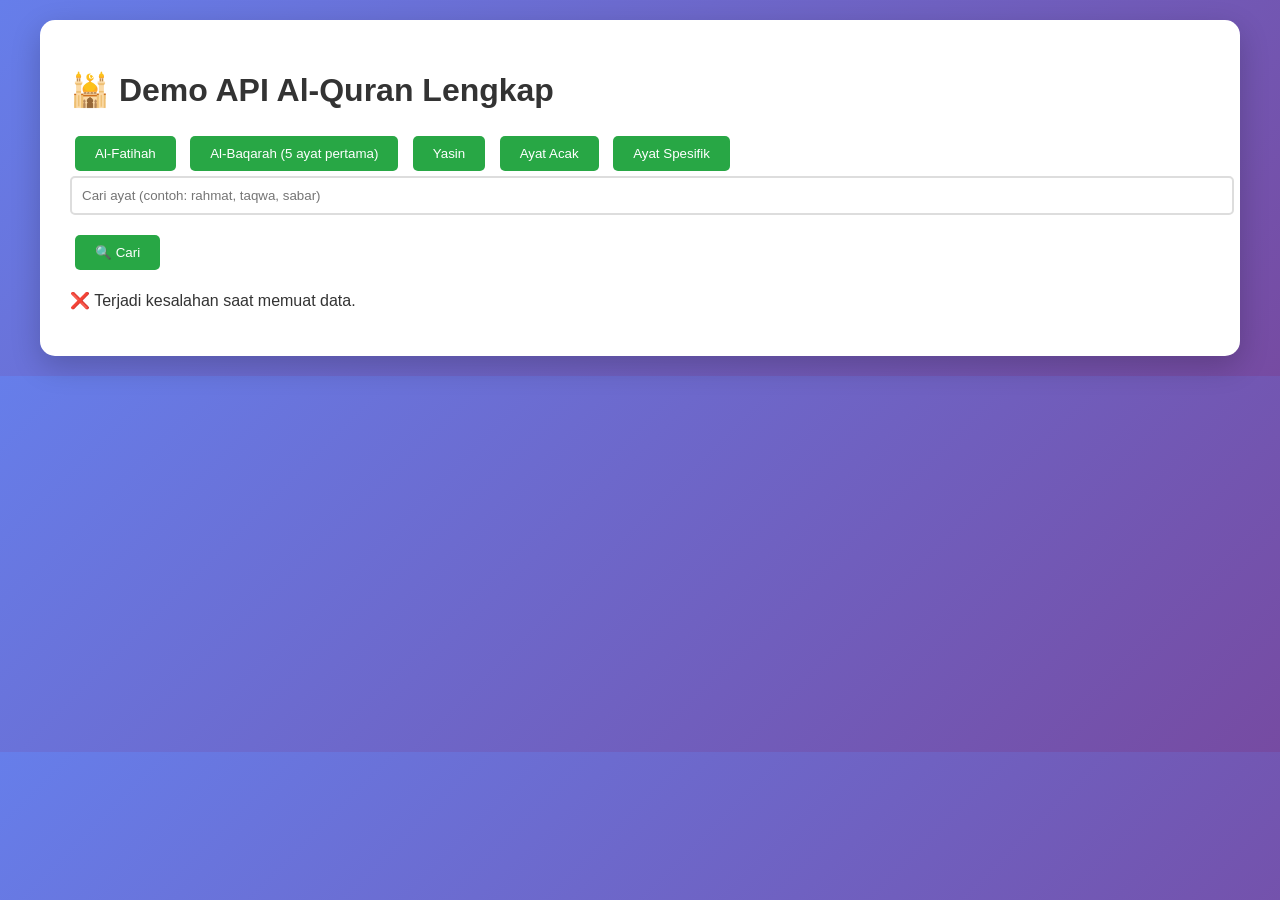
<file: demo-api.html>
<!DOCTYPE html>
<html lang="id">
<head>
    <meta charset="UTF-8">
    <meta name="viewport" content="width=device-width, initial-scale=1.0">
    <title>Contoh Penggunaan API Al-Quran</title>
    <style>
        body {
            font-family: 'Segoe UI', Tahoma, Geneva, Verdana, sans-serif;
            max-width: 1200px;
            margin: 0 auto;
            padding: 20px;
            background: linear-gradient(135deg, #667eea 0%, #764ba2 100%);
            color: #333;
        }
        .container {
            background: white;
            border-radius: 15px;
            padding: 30px;
            box-shadow: 0 10px 30px rgba(0,0,0,0.2);
        }
        .verse-card {
            background: #f8f9fa;
            border-left: 4px solid #28a745;
            padding: 20px;
            margin: 15px 0;
            border-radius: 8px;
        }
        .arabic-text {
            font-size: 24px;
            line-height: 1.8;
            text-align: right;
            font-family: 'Amiri', 'Traditional Arabic', serif;
            color: #2c3e50;
            margin-bottom: 10px;
        }
        .transliteration {
            font-style: italic;
            color: #6c757d;
            margin-bottom: 8px;
        }
        .translation {
            color: #495057;
            line-height: 1.6;
        }
        .surah-info {
            background: #e3f2fd;
            padding: 15px;
            border-radius: 8px;
            margin-bottom: 20px;
        }
        button {
            background: #28a745;
            color: white;
            border: none;
            padding: 10px 20px;
            border-radius: 5px;
            cursor: pointer;
            margin: 5px;
        }
        button:hover {
            background: #218838;
        }
        .loading {
            text-align: center;
            color: #6c757d;
        }
        .search-box {
            width: 100%;
            padding: 10px;
            border: 2px solid #ddd;
            border-radius: 5px;
            margin-bottom: 15px;
        }
    </style>
</head>
<body>
    <div class="container">
        <h1>🕌 Demo API Al-Quran Lengkap</h1>
        
        <div class="controls">
            <button onclick="loadSurah(1)">Al-Fatihah</button>
            <button onclick="loadSurah(2)">Al-Baqarah (5 ayat pertama)</button>
            <button onclick="loadSurah(36)">Yasin</button>
            <button onclick="loadRandomVerse()">Ayat Acak</button>
            <button onclick="loadSpecificVerse()">Ayat Spesifik</button>
        </div>

        <div class="search-section">
            <input type="text" class="search-box" id="searchInput" placeholder="Cari ayat (contoh: rahmat, taqwa, sabar)">
            <button onclick="searchVerses()">🔍 Cari</button>
        </div>

        <div id="content">
            <p class="loading">Klik tombol di atas untuk memuat data Al-Quran...</p>
        </div>
    </div>

    <script src="quran-api.js"></script>
    <script src="quran-data.js"></script>
    <script>
        // Fungsi untuk memuat surat
        async function loadSurah(surahNumber, maxVerses = null) {
            const content = document.getElementById('content');
            content.innerHTML = '<p class="loading">Memuat data surat...</p>';

            try {
                const surahData = await quranAPI.getSurahWithVerses(surahNumber);
                
                if (surahData) {
                    let html = `
                        <div class="surah-info">
                            <h2>${surahData.name} (${surahData.arabicName})</h2>
                            <p><strong>Nomor:</strong> ${surahData.number} | 
                               <strong>Jumlah Ayat:</strong> ${surahData.numberOfVerses} | 
                               <strong>Turun di:</strong> ${surahData.revelation}</p>
                        </div>
                    `;

                    const versesToShow = maxVerses ? surahData.verses.slice(0, maxVerses) : surahData.verses;
                    
                    versesToShow.forEach(verse => {
                        html += `
                            <div class="verse-card">
                                <div class="arabic-text">${verse.arabic}</div>
                                <div class="transliteration">${verse.transliteration}</div>
                                <div class="translation">${verse.number}. ${verse.translation}</div>
                            </div>
                        `;
                    });

                    if (maxVerses && surahData.verses.length > maxVerses) {
                        html += `<p><em>Menampilkan ${maxVerses} ayat pertama dari ${surahData.verses.length} ayat total.</em></p>`;
                    }

                    content.innerHTML = html;
                } else {
                    content.innerHTML = '<p>❌ Gagal memuat data surat.</p>';
                }
            } catch (error) {
                console.error('Error:', error);
                content.innerHTML = '<p>❌ Terjadi kesalahan saat memuat data.</p>';
            }
        }

        // Fungsi untuk memuat ayat acak
        async function loadRandomVerse() {
            const content = document.getElementById('content');
            content.innerHTML = '<p class="loading">Memuat ayat acak...</p>';

            try {
                const randomData = await quranAPI.getRandomVerse();
                
                if (randomData) {
                    const html = `
                        <div class="surah-info">
                            <h2>🎲 Ayat Acak</h2>
                            <p><strong>Surat:</strong> ${randomData.surah.name} (${randomData.surah.arabicName}) - Ayat ${randomData.verse.number}</p>
                        </div>
                        <div class="verse-card">
                            <div class="arabic-text">${randomData.verse.arabic}</div>
                            <div class="transliteration">${randomData.verse.transliteration}</div>
                            <div class="translation">${randomData.verse.translation}</div>
                        </div>
                    `;
                    content.innerHTML = html;
                } else {
                    content.innerHTML = '<p>❌ Gagal memuat ayat acak.</p>';
                }
            } catch (error) {
                console.error('Error:', error);
                content.innerHTML = '<p>❌ Terjadi kesalahan saat memuat ayat acak.</p>';
            }
        }

        // Fungsi untuk memuat ayat spesifik
        async function loadSpecificVerse() {
            const surahNum = prompt("Masukkan nomor surat (1-114):");
            const verseNum = prompt("Masukkan nomor ayat:");
            
            if (surahNum && verseNum) {
                const content = document.getElementById('content');
                content.innerHTML = '<p class="loading">Memuat ayat spesifik...</p>';

                try {
                    const verseData = await quranAPI.getSpecificVerse(parseInt(surahNum), parseInt(verseNum));
                    
                    if (verseData) {
                        const html = `
                            <div class="surah-info">
                                <h2>📖 Ayat Spesifik</h2>
                                <p><strong>Surat:</strong> ${verseData.surah.name} (${verseData.surah.arabicName}) - Ayat ${verseData.verse.number}</p>
                            </div>
                            <div class="verse-card">
                                <div class="arabic-text">${verseData.verse.arabic}</div>
                                <div class="transliteration">${verseData.verse.transliteration}</div>
                                <div class="translation">${verseData.verse.translation}</div>
                            </div>
                        `;
                        content.innerHTML = html;
                    } else {
                        content.innerHTML = '<p>❌ Ayat tidak ditemukan.</p>';
                    }
                } catch (error) {
                    console.error('Error:', error);
                    content.innerHTML = '<p>❌ Terjadi kesalahan saat memuat ayat.</p>';
                }
            }
        }

        // Fungsi untuk mencari ayat
        async function searchVerses() {
            const keyword = document.getElementById('searchInput').value.trim();
            
            if (!keyword) {
                alert('Masukkan kata kunci pencarian!');
                return;
            }

            const content = document.getElementById('content');
            content.innerHTML = '<p class="loading">Mencari ayat...</p>';

            try {
                const results = await quranAPI.searchVerses(keyword);
                
                if (results.length > 0) {
                    let html = `
                        <div class="surah-info">
                            <h2>🔍 Hasil Pencarian: "${keyword}"</h2>
                            <p>Ditemukan ${results.length} ayat</p>
                        </div>
                    `;

                    results.forEach(result => {
                        html += `
                            <div class="verse-card">
                                <h4>${result.surah.name} (${result.surah.arabicName}) - Ayat ${result.verse.number}</h4>
                                <div class="arabic-text">${result.verse.arabic}</div>
                                <div class="transliteration">${result.verse.transliteration}</div>
                                <div class="translation">${result.verse.translation}</div>
                            </div>
                        `;
                    });

                    content.innerHTML = html;
                } else {
                    content.innerHTML = `<p>❌ Tidak ditemukan ayat yang mengandung kata "${keyword}".</p>`;
                }
            } catch (error) {
                console.error('Error:', error);
                content.innerHTML = '<p>❌ Terjadi kesalahan saat mencari ayat.</p>';
            }
        }

        // Event listener untuk pencarian dengan Enter
        document.getElementById('searchInput').addEventListener('keypress', function(e) {
            if (e.key === 'Enter') {
                searchVerses();
            }
        });

        // Muat Al-Fatihah secara default
        window.onload = function() {
            loadSurah(1);
        };
    </script>
</body>
</html>
</file>
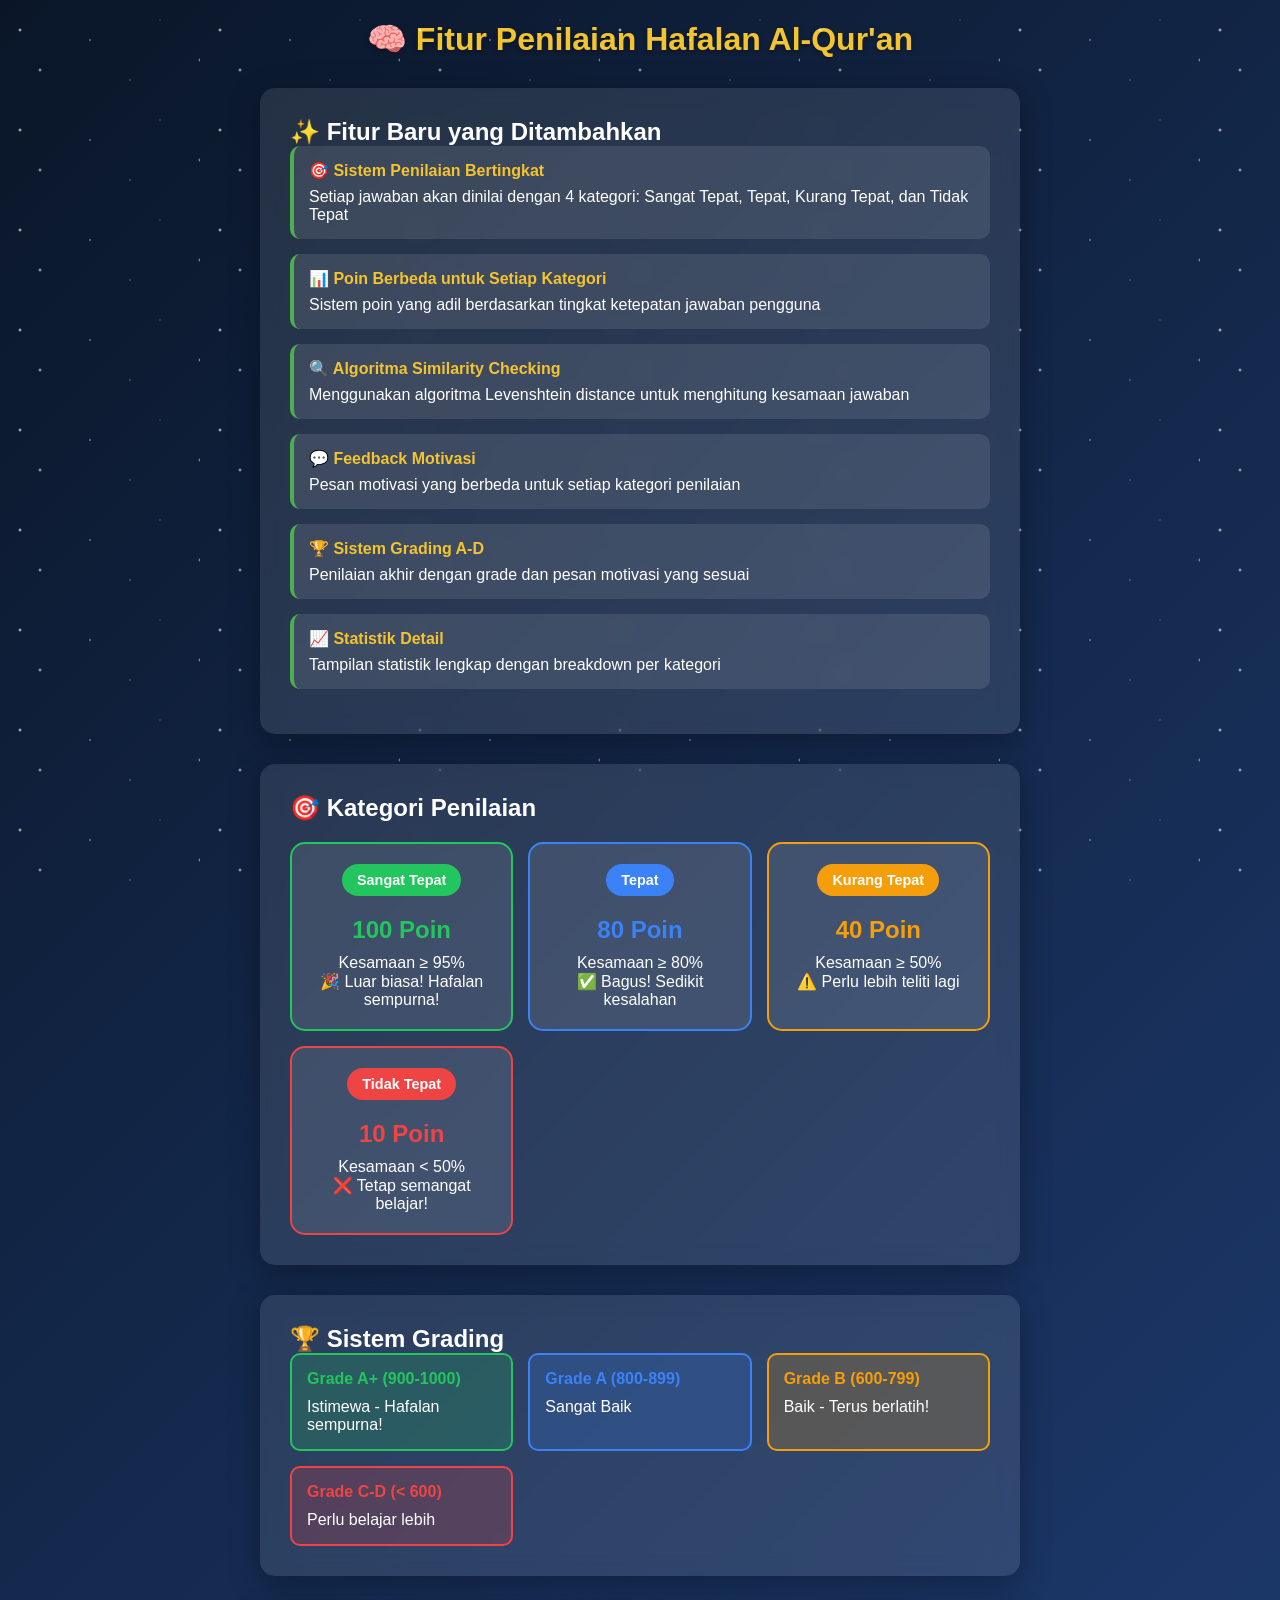
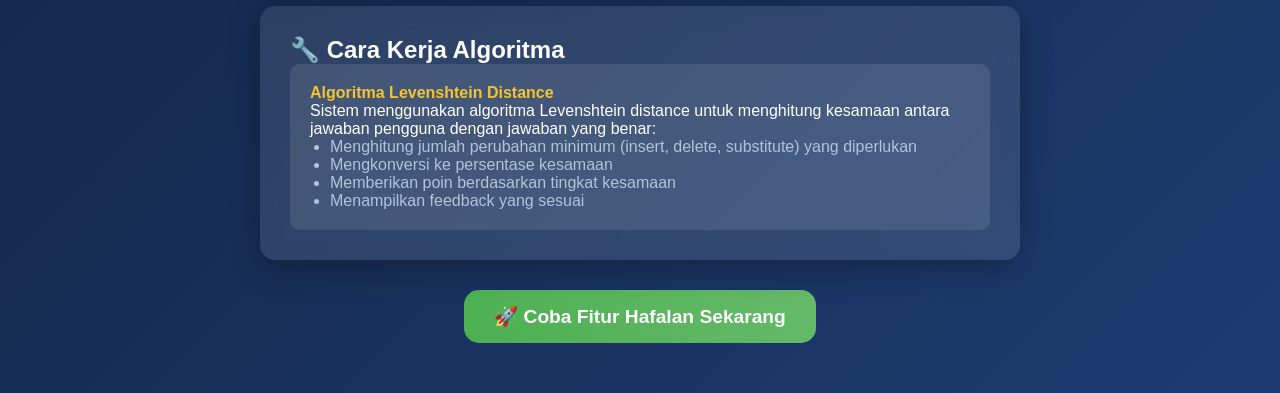
<file: demo-hafalan-penilaian.html>
<!DOCTYPE html>
<html lang="id">
<head>
    <meta charset="UTF-8">
    <meta name="viewport" content="width=device-width, initial-scale=1.0">
    <title>Demo Fitur Penilaian Hafalan - Quran Track</title>
    <link rel="stylesheet" href="style.css">
    <style>
        .demo-container {
            max-width: 800px;
            margin: 0 auto;
            padding: 20px;
        }
        
        .demo-section {
            background: var(--card-bg);
            padding: 30px;
            border-radius: var(--border-radius);
            margin-bottom: 30px;
            backdrop-filter: blur(10px);
            box-shadow: var(--shadow);
        }
        
        .demo-title {
            color: var(--secondary-color);
            font-size: 2rem;
            text-align: center;
            margin-bottom: 30px;
        }
        
        .feature-list {
            list-style: none;
            padding: 0;
        }
        
        .feature-item {
            background: rgba(255, 255, 255, 0.1);
            padding: 15px;
            border-radius: 10px;
            margin-bottom: 15px;
            border-left: 4px solid var(--success-color);
        }
        
        .feature-item h4 {
            color: var(--secondary-color);
            margin-bottom: 8px;
        }
        
        .demo-examples {
            display: grid;
            grid-template-columns: repeat(auto-fit, minmax(180px, 1fr));
            gap: 15px;
            margin-top: 20px;
        }
        
        .example-card {
            background: rgba(255, 255, 255, 0.1);
            padding: 20px;
            border-radius: var(--border-radius);
            text-align: center;
            border: 2px solid;
        }
        
        .example-card.sangat-tepat {
            border-color: #22c55e;
        }
        
        .example-card.tepat {
            border-color: #3b82f6;
        }
        
        .example-card.kurang-tepat {
            border-color: #f59e0b;
        }
        
        .example-card.tidak-tepat {
            border-color: #ef4444;
        }
        
        .example-badge {
            padding: 8px 15px;
            border-radius: 20px;
            color: white;
            font-weight: bold;
            font-size: 0.9rem;
            margin-bottom: 10px;
            display: inline-block;
        }
        
        .example-points {
            font-size: 1.5rem;
            font-weight: bold;
            margin: 10px 0;
        }
        
        .start-demo-btn {
            background: linear-gradient(45deg, var(--success-color), #66bb6a);
            color: white;
            border: none;
            padding: 15px 30px;
            border-radius: var(--border-radius);
            font-size: 1.2rem;
            cursor: pointer;
            transition: all 0.3s ease;
            font-weight: 600;
            display: block;
            margin: 30px auto;
        }
        
        .start-demo-btn:hover {
            transform: translateY(-2px);
            box-shadow: 0 8px 25px rgba(76, 175, 80, 0.3);
        }
    </style>
</head>
<body>
    <div class="stars"></div>
    <div class="demo-container">
        <h1 class="demo-title">🧠 Fitur Penilaian Hafalan Al-Qur'an</h1>
        
        <div class="demo-section">
            <h2>✨ Fitur Baru yang Ditambahkan</h2>
            <ul class="feature-list">
                <li class="feature-item">
                    <h4>🎯 Sistem Penilaian Bertingkat</h4>
                    <p>Setiap jawaban akan dinilai dengan 4 kategori: Sangat Tepat, Tepat, Kurang Tepat, dan Tidak Tepat</p>
                </li>
                <li class="feature-item">
                    <h4>📊 Poin Berbeda untuk Setiap Kategori</h4>
                    <p>Sistem poin yang adil berdasarkan tingkat ketepatan jawaban pengguna</p>
                </li>
                <li class="feature-item">
                    <h4>🔍 Algoritma Similarity Checking</h4>
                    <p>Menggunakan algoritma Levenshtein distance untuk menghitung kesamaan jawaban</p>
                </li>
                <li class="feature-item">
                    <h4>💬 Feedback Motivasi</h4>
                    <p>Pesan motivasi yang berbeda untuk setiap kategori penilaian</p>
                </li>
                <li class="feature-item">
                    <h4>🏆 Sistem Grading A-D</h4>
                    <p>Penilaian akhir dengan grade dan pesan motivasi yang sesuai</p>
                </li>
                <li class="feature-item">
                    <h4>📈 Statistik Detail</h4>
                    <p>Tampilan statistik lengkap dengan breakdown per kategori</p>
                </li>
            </ul>
        </div>
        
        <div class="demo-section">
            <h2>🎯 Kategori Penilaian</h2>
            <div class="demo-examples">
                <div class="example-card sangat-tepat">
                    <div class="example-badge" style="background: #22c55e;">Sangat Tepat</div>
                    <div class="example-points" style="color: #22c55e;">100 Poin</div>
                    <p>Kesamaan ≥ 95%</p>
                    <p>🎉 Luar biasa! Hafalan sempurna!</p>
                </div>
                
                <div class="example-card tepat">
                    <div class="example-badge" style="background: #3b82f6;">Tepat</div>
                    <div class="example-points" style="color: #3b82f6;">80 Poin</div>
                    <p>Kesamaan ≥ 80%</p>
                    <p>✅ Bagus! Sedikit kesalahan</p>
                </div>
                
                <div class="example-card kurang-tepat">
                    <div class="example-badge" style="background: #f59e0b;">Kurang Tepat</div>
                    <div class="example-points" style="color: #f59e0b;">40 Poin</div>
                    <p>Kesamaan ≥ 50%</p>
                    <p>⚠️ Perlu lebih teliti lagi</p>
                </div>
                
                <div class="example-card tidak-tepat">
                    <div class="example-badge" style="background: #ef4444;">Tidak Tepat</div>
                    <div class="example-points" style="color: #ef4444;">10 Poin</div>
                    <p>Kesamaan < 50%</p>
                    <p>❌ Tetap semangat belajar!</p>
                </div>
            </div>
        </div>
        
        <div class="demo-section">
            <h2>🏆 Sistem Grading</h2>
            <div style="display: grid; grid-template-columns: repeat(auto-fit, minmax(200px, 1fr)); gap: 15px;">
                <div style="background: rgba(34, 197, 94, 0.2); padding: 15px; border-radius: 10px; border: 2px solid #22c55e;">
                    <h4 style="color: #22c55e; margin-bottom: 10px;">Grade A+ (900-1000)</h4>
                    <p style="margin: 0; color: var(--text-color);">Istimewa - Hafalan sempurna!</p>
                </div>
                <div style="background: rgba(59, 130, 246, 0.2); padding: 15px; border-radius: 10px; border: 2px solid #3b82f6;">
                    <h4 style="color: #3b82f6; margin-bottom: 10px;">Grade A (800-899)</h4>
                    <p style="margin: 0; color: var(--text-color);">Sangat Baik</p>
                </div>
                <div style="background: rgba(245, 158, 11, 0.2); padding: 15px; border-radius: 10px; border: 2px solid #f59e0b;">
                    <h4 style="color: #f59e0b; margin-bottom: 10px;">Grade B (600-799)</h4>
                    <p style="margin: 0; color: var(--text-color);">Baik - Terus berlatih!</p>
                </div>
                <div style="background: rgba(239, 68, 68, 0.2); padding: 15px; border-radius: 10px; border: 2px solid #ef4444;">
                    <h4 style="color: #ef4444; margin-bottom: 10px;">Grade C-D (< 600)</h4>
                    <p style="margin: 0; color: var(--text-color);">Perlu belajar lebih</p>
                </div>
            </div>
        </div>
        
        <div class="demo-section">
            <h2>🔧 Cara Kerja Algoritma</h2>
            <div style="background: rgba(255, 255, 255, 0.1); padding: 20px; border-radius: 10px;">
                <h4 style="color: var(--secondary-color);">Algoritma Levenshtein Distance</h4>
                <p>Sistem menggunakan algoritma Levenshtein distance untuk menghitung kesamaan antara jawaban pengguna dengan jawaban yang benar:</p>
                <ul style="margin-left: 20px; color: var(--text-secondary);">
                    <li>Menghitung jumlah perubahan minimum (insert, delete, substitute) yang diperlukan</li>
                    <li>Mengkonversi ke persentase kesamaan</li>
                    <li>Memberikan poin berdasarkan tingkat kesamaan</li>
                    <li>Menampilkan feedback yang sesuai</li>
                </ul>
            </div>
        </div>
        
        <button class="start-demo-btn" onclick="window.location.href='index.html'">
            🚀 Coba Fitur Hafalan Sekarang
        </button>
    </div>
    
    <script src="script.js"></script>
</body>
</html>
</file>
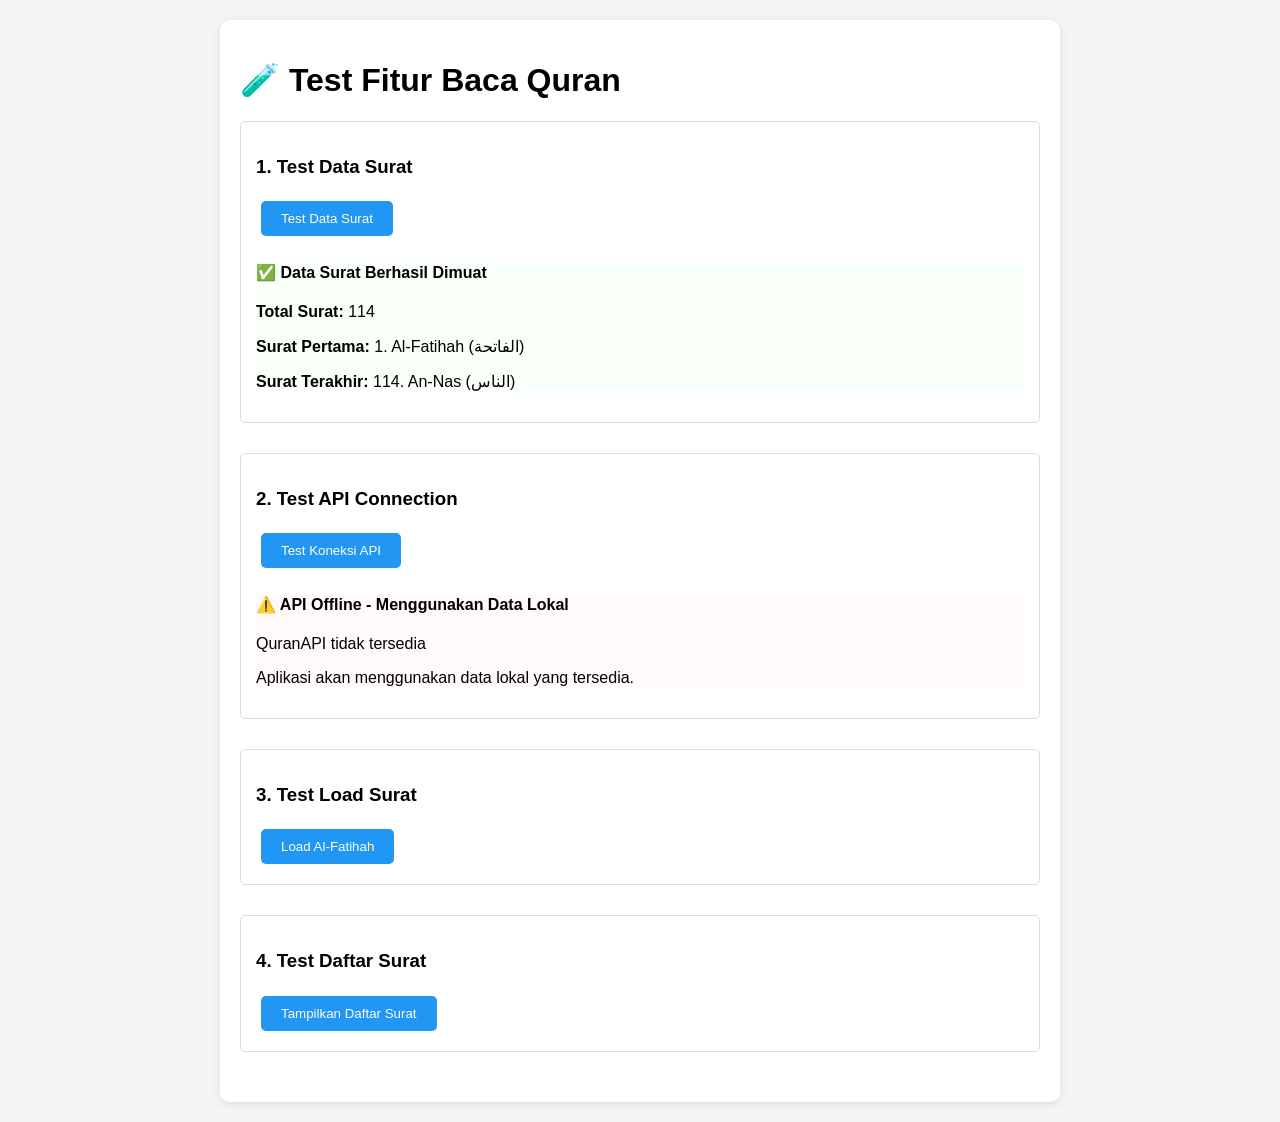
<file: test-quran-feature.html>
<!DOCTYPE html>
<html lang="id">
<head>
    <meta charset="UTF-8">
    <meta name="viewport" content="width=device-width, initial-scale=1.0">
    <title>Test Fitur Baca Quran</title>
    <style>
        body {
            font-family: Arial, sans-serif;
            margin: 20px;
            background: #f5f5f5;
        }
        .container {
            max-width: 800px;
            margin: 0 auto;
            background: white;
            padding: 20px;
            border-radius: 10px;
            box-shadow: 0 2px 10px rgba(0,0,0,0.1);
        }
        .test-section {
            margin-bottom: 30px;
            padding: 15px;
            border: 1px solid #ddd;
            border-radius: 5px;
        }
        .success { border-color: #4CAF50; background: #f9fff9; }
        .error { border-color: #f44336; background: #fff9f9; }
        .loading { border-color: #ff9800; background: #fffaf0; }
        button {
            background: #2196F3;
            color: white;
            border: none;
            padding: 10px 20px;
            border-radius: 5px;
            cursor: pointer;
            margin: 5px;
        }
        button:hover { background: #1976D2; }
        .surah-list { display: grid; grid-template-columns: repeat(auto-fit, minmax(200px, 1fr)); gap: 10px; margin-top: 10px; }
        .surah-item { padding: 10px; background: #f0f0f0; border-radius: 5px; cursor: pointer; }
        .surah-item:hover { background: #e0e0e0; }
        .ayah { margin: 10px 0; padding: 10px; background: #f9f9f9; border-radius: 5px; }
        .arabic { font-size: 1.5em; text-align: right; margin-bottom: 5px; }
        .translation { color: #666; font-style: italic; }
    </style>
</head>
<body>
    <div class="container">
        <h1>🧪 Test Fitur Baca Quran</h1>
        
        <div class="test-section" id="dataTest">
            <h3>1. Test Data Surat</h3>
            <button onclick="testSurahData()">Test Data Surat</button>
            <div id="dataResult"></div>
        </div>
        
        <div class="test-section" id="apiTest">
            <h3>2. Test API Connection</h3>
            <button onclick="testAPI()">Test Koneksi API</button>
            <div id="apiResult"></div>
        </div>
        
        <div class="test-section" id="surahTest">
            <h3>3. Test Load Surat</h3>
            <button onclick="testLoadSurah()">Load Al-Fatihah</button>
            <div id="surahResult"></div>
        </div>
        
        <div class="test-section" id="listTest">
            <h3>4. Test Daftar Surat</h3>
            <button onclick="showSurahList()">Tampilkan Daftar Surat</button>
            <div id="listResult"></div>
        </div>
    </div>

    <script src="quran-data.js"></script>
    <script src="quran-api.js"></script>
    <script>
        function testSurahData() {
            const result = document.getElementById('dataResult');
            result.innerHTML = '<p>Testing...</p>';
            
            try {
                if (typeof quranData !== 'undefined' && quranData.surahs) {
                    const totalSurahs = quranData.surahs.length;
                    const firstSurah = quranData.surahs[0];
                    const lastSurah = quranData.surahs[quranData.surahs.length - 1];
                    
                    result.innerHTML = `
                        <div class="success">
                            <h4>✅ Data Surat Berhasil Dimuat</h4>
                            <p><strong>Total Surat:</strong> ${totalSurahs}</p>
                            <p><strong>Surat Pertama:</strong> ${firstSurah.number}. ${firstSurah.name} (${firstSurah.arabicName})</p>
                            <p><strong>Surat Terakhir:</strong> ${lastSurah.number}. ${lastSurah.name} (${lastSurah.arabicName})</p>
                        </div>
                    `;
                } else {
                    throw new Error('Data quranData tidak tersedia');
                }
            } catch (error) {
                result.innerHTML = `
                    <div class="error">
                        <h4>❌ Error</h4>
                        <p>${error.message}</p>
                    </div>
                `;
            }
        }
        
        async function testAPI() {
            const result = document.getElementById('apiResult');
            result.innerHTML = '<div class="loading"><p>Testing API connection...</p></div>';
            
            try {
                if (typeof quranAPI !== 'undefined') {
                    const surahList = await quranAPI.getSurahList();
                    if (surahList && surahList.length > 0) {
                        result.innerHTML = `
                            <div class="success">
                                <h4>✅ API Connection Berhasil</h4>
                                <p><strong>Total Surat dari API:</strong> ${surahList.length}</p>
                                <p><strong>Contoh Surat:</strong> ${surahList[0].name.transliteration.id}</p>
                            </div>
                        `;
                    } else {
                        throw new Error('API tidak mengembalikan data');
                    }
                } else {
                    throw new Error('QuranAPI tidak tersedia');
                }
            } catch (error) {
                result.innerHTML = `
                    <div class="error">
                        <h4>⚠️ API Offline - Menggunakan Data Lokal</h4>
                        <p>${error.message}</p>
                        <p>Aplikasi akan menggunakan data lokal yang tersedia.</p>
                    </div>
                `;
            }
        }
        
        async function testLoadSurah() {
            const result = document.getElementById('surahResult');
            result.innerHTML = '<div class="loading"><p>Loading Al-Fatihah...</p></div>';
            
            try {
                const surahData = await quranData.getSurahData(1);
                if (surahData && surahData.verses) {
                    result.innerHTML = `
                        <div class="success">
                            <h4>✅ Surat Al-Fatihah Berhasil Dimuat</h4>
                            <p><strong>Nama:</strong> ${surahData.name} (${surahData.arabicName})</p>
                            <p><strong>Jumlah Ayat:</strong> ${surahData.verses.length}</p>
                            <p><strong>Tempat Turun:</strong> ${surahData.revelation}</p>
                            
                            <h5>Contoh Ayat Pertama:</h5>
                            <div class="ayah">
                                <div class="arabic">${surahData.verses[0].arabic}</div>
                                <div class="translation">${surahData.verses[0].translation}</div>
                            </div>
                        </div>
                    `;
                } else {
                    throw new Error('Data surat tidak tersedia');
                }
            } catch (error) {
                result.innerHTML = `
                    <div class="error">
                        <h4>❌ Error Loading Surat</h4>
                        <p>${error.message}</p>
                    </div>
                `;
            }
        }
        
        function showSurahList() {
            const result = document.getElementById('listResult');
            
            try {
                if (quranData && quranData.surahs) {
                    const surahCards = quranData.surahs.slice(0, 10).map(surah => `
                        <div class="surah-item" onclick="loadSurahFromList(${surah.number})">
                            <strong>${surah.number}. ${surah.name}</strong><br>
                            <small>${surah.arabicName} • ${surah.verses} ayat • ${surah.revelation}</small>
                        </div>
                    `).join('');
                    
                    result.innerHTML = `
                        <div class="success">
                            <h4>✅ Daftar Surat (10 pertama)</h4>
                            <p>Klik surat untuk memuat:</p>
                            <div class="surah-list">
                                ${surahCards}
                            </div>
                        </div>
                    `;
                } else {
                    throw new Error('Data surat tidak tersedia');
                }
            } catch (error) {
                result.innerHTML = `
                    <div class="error">
                        <h4>❌ Error</h4>
                        <p>${error.message}</p>
                    </div>
                `;
            }
        }
        
        async function loadSurahFromList(surahNumber) {
            const result = document.getElementById('listResult');
            const originalContent = result.innerHTML;
            
            result.innerHTML = '<div class="loading"><p>Loading surat...</p></div>';
            
            try {
                const surahData = await quranData.getSurahData(surahNumber);
                if (surahData && surahData.verses) {
                    const ayahList = surahData.verses.slice(0, 3).map(verse => `
                        <div class="ayah">
                            <strong>Ayat ${verse.number}:</strong><br>
                            <div class="arabic">${verse.arabic}</div>
                            <div class="translation">${verse.translation}</div>
                        </div>
                    `).join('');
                    
                    result.innerHTML = `
                        <div class="success">
                            <h4>✅ ${surahData.name} (${surahData.arabicName})</h4>
                            <p><strong>Jumlah Ayat:</strong> ${surahData.verses.length} • <strong>Tempat Turun:</strong> ${surahData.revelation}</p>
                            
                            <h5>3 Ayat Pertama:</h5>
                            ${ayahList}
                            
                            <button onclick="showSurahList()">Kembali ke Daftar</button>
                        </div>
                    `;
                } else {
                    throw new Error('Data surat tidak tersedia');
                }
            } catch (error) {
                result.innerHTML = `
                    <div class="error">
                        <h4>❌ Error Loading Surat</h4>
                        <p>${error.message}</p>
                        <button onclick="showSurahList()">Kembali ke Daftar</button>
                    </div>
                `;
            }
        }
        
        // Auto test saat halaman dimuat
        window.addEventListener('load', () => {
            console.log('🧪 Starting automatic tests...');
            testSurahData();
            setTimeout(testAPI, 1000);
        });
    </script>
</body>
</html>
</file>
<file: style.css>
* {
    margin: 0;
    padding: 0;
    box-sizing: border-box;
}

:root {
    --primary-color: #2c5aa0;
    --secondary-color: #f4c430;
    --accent-color: #8b4513;
    --bg-color: #0a1628;
    --bg-gradient: linear-gradient(135deg, #0a1628 0%, #1e3c72 25%, #2a5298 50%, #1e3c72 75%, #0a1628 100%);
    --card-bg: rgba(255, 255, 255, 0.1);
    --text-color: #ffffff;
    --text-secondary: #b0c4de;
    --success-color: #4caf50;
    --warning-color: #ff9800;
    --border-radius: 15px;
    --shadow: 0 8px 32px rgba(0, 0, 0, 0.3);
}

[data-theme="light"] {
    --bg-color: #f5f7fa;
    --bg-gradient: linear-gradient(135deg, #87CEEB 0%, #98D8E8 20%, #F0E68C 40%, #FFE4B5 60%, #FFA07A 80%, #98D8E8 100%);
    --card-bg: rgba(255, 255, 255, 0.9);
    --text-color: #2c3e50;
    --text-secondary: #7f8c8d;
    --shadow: 0 8px 32px rgba(0, 0, 0, 0.1);
}

body {
    font-family: 'Segoe UI', Tahoma, Geneva, Verdana, sans-serif;
    background: var(--bg-gradient);
    background-size: 400% 400%;
    color: var(--text-color);
    min-height: 100vh;
    position: relative;
    overflow-x: hidden;
    transition: all 1.2s cubic-bezier(0.4, 0, 0.2, 1);
    animation: gradient-shift 15s ease-in-out infinite;
}

[data-theme="light"] body {
    animation: gradient-shift-light 12s ease-in-out infinite;
}

@keyframes gradient-shift {
    0%, 100% {
        background-position: 0% 50%;
    }
    25% {
        background-position: 100% 25%;
    }
    50% {
        background-position: 100% 75%;
    }
    75% {
        background-position: 0% 75%;
    }
}

@keyframes gradient-shift-light {
    0%, 100% {
        background-position: 0% 50%;
    }
    33% {
        background-position: 100% 0%;
    }
    66% {
        background-position: 100% 100%;
    }
}

.stars {
    position: fixed;
    top: 0;
    left: 0;
    width: 100%;
    height: 100%;
    pointer-events: none;
    background: radial-gradient(2px 2px at 20px 30px, #eee, transparent),
                radial-gradient(2px 2px at 40px 70px, rgba(255,255,255,0.8), transparent),
                radial-gradient(1px 1px at 90px 40px, #fff, transparent),
                radial-gradient(1px 1px at 130px 80px, rgba(255,255,255,0.6), transparent),
                radial-gradient(1px 1px at 160px 20px, rgba(255,255,255,0.4), transparent),
                radial-gradient(2px 2px at 200px 60px, rgba(255,255,255,0.7), transparent);
    background-size: 200px 100px;
    animation: sparkle 4s ease-in-out infinite, stars-move 20s linear infinite;
    transition: all 1.2s ease;
}

[data-theme="light"] .stars {
    background: radial-gradient(4px 4px at 25px 35px, rgba(255,215,0,0.8), transparent),
                radial-gradient(3px 3px at 60px 80px, rgba(255,165,0,0.6), transparent),
                radial-gradient(3px 3px at 100px 50px, rgba(255,215,0,0.7), transparent),
                radial-gradient(2px 2px at 150px 90px, rgba(255,140,0,0.5), transparent),
                radial-gradient(2px 2px at 180px 30px, rgba(255,215,0,0.4), transparent),
                radial-gradient(3px 3px at 220px 70px, rgba(255,165,0,0.6), transparent);
    background-size: 180px 120px;
    animation: sun-rays 6s ease-in-out infinite alternate, stars-move 25s linear infinite;
}

@keyframes stars-move {
    0% { transform: translateX(0) translateY(0); }
    25% { transform: translateX(-10px) translateY(-5px); }
    50% { transform: translateX(5px) translateY(-10px); }
    75% { transform: translateX(-5px) translateY(5px); }
    100% { transform: translateX(0) translateY(0); }
}

@keyframes sun-rays {
    0%, 100% { 
        opacity: 0.6; 
        transform: scale(1) rotate(0deg);
    }
    50% { 
        opacity: 0.9; 
        transform: scale(1.05) rotate(2deg);
    }
}

@keyframes sparkle {
    0%, 100% { 
        opacity: 0.8; 
        transform: scale(1);
    }
    25% { 
        opacity: 0.4; 
        transform: scale(0.95);
    }
    50% { 
        opacity: 0.6; 
        transform: scale(1.02);
    }
    75% { 
        opacity: 0.3; 
        transform: scale(0.98);
    }
}

.container {
    max-width: 1200px;
    margin: 0 auto;
    padding: 20px;
    position: relative;
    z-index: 1;
}

header {
    display: flex;
    justify-content: space-between;
    align-items: center;
    margin-bottom: 30px;
    background: var(--card-bg);
    padding: 20px;
    border-radius: var(--border-radius);
    backdrop-filter: blur(10px);
    box-shadow: var(--shadow);
}

.header-controls {
    display: flex;
    gap: 12px;
    align-items: center;
    margin-left: auto;
}

.settings-btn {
    background: var(--card-bg);
    border: 2px solid rgba(255, 255, 255, 0.2);
    padding: 12px;
    border-radius: 50%;
    cursor: pointer;
    font-size: 1.3rem;
    transition: all 0.4s cubic-bezier(0.4, 0, 0.2, 1);
    position: relative;
    overflow: hidden;
    width: 48px;
    height: 48px;
    display: flex;
    align-items: center;
    justify-content: center;
}

.settings-btn:hover {
    transform: scale(1.1) rotate(90deg);
    background: var(--primary-color);
    border-color: var(--secondary-color);
}

.logo {
    display: flex;
    align-items: center;
    gap: 15px;
}

.moon {
    font-size: 2rem;
    animation: glow 3s ease-in-out infinite alternate, moon-rotate 8s linear infinite;
    transition: all 0.8s ease;
    display: inline-block;
}

[data-theme="light"] .moon {
    animation: sun-glow 2.5s ease-in-out infinite alternate, sun-rotate 6s linear infinite;
}

@keyframes moon-rotate {
    0% { transform: rotate(0deg) scale(1); }
    25% { transform: rotate(90deg) scale(1.05); }
    50% { transform: rotate(180deg) scale(1); }
    75% { transform: rotate(270deg) scale(1.05); }
    100% { transform: rotate(360deg) scale(1); }
}

@keyframes sun-rotate {
    0% { transform: rotate(0deg) scale(1); }
    25% { transform: rotate(90deg) scale(1.1); }
    50% { transform: rotate(180deg) scale(1.05); }
    75% { transform: rotate(270deg) scale(1.1); }
    100% { transform: rotate(360deg) scale(1); }
}

@keyframes sun-glow {
    from { 
        text-shadow: 0 0 15px rgba(255, 215, 0, 0.8), 0 0 25px rgba(255, 165, 0, 0.6); 
        filter: brightness(1);
    }
    to { 
        text-shadow: 0 0 25px rgba(255, 215, 0, 1), 0 0 35px rgba(255, 165, 0, 0.8), 0 0 45px rgba(255, 140, 0, 0.6); 
        filter: brightness(1.2);
    }
}

@keyframes glow {
    from { 
        text-shadow: 0 0 10px var(--secondary-color); 
        filter: brightness(1);
    }
    to { 
        text-shadow: 0 0 20px var(--secondary-color), 0 0 30px var(--secondary-color); 
        filter: brightness(1.1);
    }
}

h1 {
    font-size: 2.5rem;
    color: var(--text-color);
    font-weight: 700;
    text-shadow: 0 2px 4px rgba(0, 0, 0, 0.3);
}

.theme-toggle {
    background: var(--card-bg);
    border: 2px solid rgba(255, 255, 255, 0.2);
    padding: 12px;
    border-radius: 50%;
    cursor: pointer;
    font-size: 1.5rem;
    transition: all 0.4s cubic-bezier(0.4, 0, 0.2, 1);
    position: relative;
    overflow: hidden;
    width: 48px;
    height: 48px;
    display: flex;
    align-items: center;
    justify-content: center;
}

.theme-toggle::before {
    content: '';
    position: absolute;
    top: 50%;
    left: 50%;
    width: 0;
    height: 0;
    background: radial-gradient(circle, rgba(255,255,255,0.3) 0%, transparent 70%);
    border-radius: 50%;
    transform: translate(-50%, -50%);
    transition: all 0.4s ease;
}

.theme-toggle:hover {
    transform: scale(1.1) rotate(15deg);
    border-color: var(--secondary-color);
    background: rgba(255, 255, 255, 0.15);
}

.theme-toggle:hover::before {
    width: 100px;
    height: 100px;
}

.theme-toggle .icon {
    position: relative;
    z-index: 1;
    display: inline-block;
    transition: all 0.3s ease;
}

.theme-toggle:hover .icon {
    transform: rotate(-15deg) scale(1.1);
}

.ramadhan-counter {
    text-align: center;
    margin-bottom: 30px;
    background: var(--card-bg);
    padding: 25px;
    border-radius: var(--border-radius);
    backdrop-filter: blur(10px);
    box-shadow: var(--shadow);
}

.ramadhan-counter h3 {
    font-size: 1.5rem;
    color: var(--secondary-color);
    margin-bottom: 20px;
}

.lebaran-countdown {
    margin-top: 20px;
}

.lebaran-countdown h4 {
    font-size: 1.2rem;
    color: var(--text-color);
    margin-bottom: 15px;
    display: flex;
    align-items: center;
    justify-content: center;
    gap: 8px;
}

.countdown-display {
    display: flex;
    justify-content: center;
    gap: 20px;
    flex-wrap: wrap;
}

.countdown-item {
    background: rgba(255, 255, 255, 0.1);
    padding: 15px 20px;
    border-radius: 12px;
    text-align: center;
    min-width: 80px;
    border: 2px solid var(--secondary-color);
    backdrop-filter: blur(5px);
    animation: pulse-glow 3s ease-in-out infinite alternate;
    position: relative;
    overflow: hidden;
}

.countdown-item::before {
    content: '';
    position: absolute;
    top: -50%;
    left: -50%;
    width: 200%;
    height: 200%;
    background: linear-gradient(45deg, transparent, rgba(255, 255, 255, 0.1), transparent);
    animation: shimmer 3s linear infinite;
}

@keyframes shimmer {
    0% { transform: translateX(-100%) translateY(-100%) rotate(45deg); }
    100% { transform: translateX(100%) translateY(100%) rotate(45deg); }
}

.action-buttons {
    margin: 40px 0;
    text-align: center;
}

.reset-btn {
    background: linear-gradient(135deg, #e74c3c, #c0392b);
    color: white;
    border: none;
    padding: 14px 32px;
    border-radius: 12px;
    font-size: 1rem;
    font-weight: 600;
    cursor: pointer;
    transition: all 0.3s ease;
    box-shadow: 0 4px 15px rgba(231, 76, 60, 0.3);
}

.reset-btn:hover {
    transform: translateY(-2px);
    box-shadow: 0 6px 20px rgba(231, 76, 60, 0.4);
    background: linear-gradient(135deg, #c0392b, #e74c3c);
}

.reset-btn:active {
    transform: translateY(0);
}

.quote-section {
    margin-top: 50px;
    background: var(--card-bg);
    padding: 30px;
    border-radius: var(--border-radius);
    backdrop-filter: blur(10px);
    box-shadow: var(--shadow);
    text-align: center;
}

.quote-section h3 {
    color: var(--secondary-color);
    margin-bottom: 20px;
    font-size: 1.5rem;
}

.quote-text {
    font-size: 1.1rem;
    line-height: 1.8;
    font-style: italic;
    color: var(--text-secondary);
}

@keyframes shimmer {
    0% {
        transform: translateX(-100%) translateY(-100%) rotate(45deg);
    }
    100% {
        transform: translateX(100%) translateY(100%) rotate(45deg);
    }
}

@keyframes pulse-glow {
    from { 
        box-shadow: 0 0 15px rgba(244, 196, 48, 0.4);
        transform: scale(1);
        border-color: var(--secondary-color);
    }
    to { 
        box-shadow: 0 0 25px rgba(244, 196, 48, 0.7), 0 0 35px rgba(244, 196, 48, 0.3);
        transform: scale(1.03);
        border-color: rgba(244, 196, 48, 0.8);
    }
}

.countdown-number {
    display: block;
    font-size: 2rem;
    font-weight: bold;
    color: var(--secondary-color);
    text-shadow: 0 2px 4px rgba(0,0,0,0.3);
    transition: all 0.3s cubic-bezier(0.4, 0, 0.2, 1);
    transform-origin: center;
}

.countdown-label {
    display: block;
    font-size: 0.9rem;
    color: var(--text-secondary);
    margin-top: 5px;
    text-transform: uppercase;
    letter-spacing: 1px;
}

.progress-section {
    background: var(--card-bg);
    padding: 30px;
    border-radius: var(--border-radius);
    margin-bottom: 30px;
    backdrop-filter: blur(10px);
    box-shadow: var(--shadow);
}

.progress-info {
    display: flex;
    justify-content: space-between;
    align-items: center;
    margin-bottom: 20px;
}

.progress-text {
    font-size: 1.2rem;
    font-weight: bold;
    color: var(--secondary-color);
}

.progress-bar {
    position: relative;
    background: rgba(255, 255, 255, 0.2);
    height: 20px;
    border-radius: 10px;
    overflow: hidden;
    margin-bottom: 40px;
}

.progress-fill {
    height: 100%;
    background: linear-gradient(90deg, var(--success-color), var(--secondary-color));
    border-radius: 10px;
    transition: width 0.5s ease;
    position: relative;
}

.progress-percentage {
    position: absolute;
    top: 50%;
    left: 50%;
    transform: translate(-50%, -50%);
    font-weight: bold;
    color: var(--text-color);
    text-shadow: 1px 1px 2px rgba(0,0,0,0.5);
}

.quote-section {
    background: var(--card-bg);
    padding: 25px;
    border-radius: var(--border-radius);
    margin-bottom: 30px;
    text-align: center;
    backdrop-filter: blur(10px);
    box-shadow: var(--shadow);
}

.quote-text {
    font-style: italic;
    font-size: 1.1rem;
    color: var(--text-secondary);
    line-height: 1.6;
}

.features-nav {
    display: flex;
    gap: 10px;
    margin-bottom: 30px;
    justify-content: center;
}

.nav-btn {
    background: var(--card-bg);
    border: none;
    padding: 15px 25px;
    border-radius: var(--border-radius);
    color: var(--text-color);
    cursor: pointer;
    transition: all 0.3s ease;
    backdrop-filter: blur(10px);
    font-size: 1rem;
}

.nav-btn:hover, .nav-btn.active {
    background: var(--primary-color);
    transform: translateY(-2px);
    box-shadow: var(--shadow);
}

.section {
    display: none;
    background: var(--card-bg);
    padding: 30px;
    border-radius: var(--border-radius);
    backdrop-filter: blur(10px);
    box-shadow: var(--shadow);
    opacity: 0;
    transform: translateY(20px);
    transition: all 0.4s cubic-bezier(0.4, 0, 0.2, 1);
}

.section.active {
    display: block;
    opacity: 1;
    transform: translateY(0);
}

.juz-grid {
    display: grid;
    grid-template-columns: repeat(auto-fit, minmax(120px, 1fr));
    gap: 15px;
    margin-bottom: 30px;
    margin-top: 30px;
}

.juz-card {
    background: rgba(255, 255, 255, 0.1);
    padding: 20px;
    border-radius: var(--border-radius);
    text-align: center;
    cursor: pointer;
    transition: all 0.4s cubic-bezier(0.4, 0, 0.2, 1);
    border: 2px solid transparent;
    position: relative;
    overflow: hidden;
}

.juz-card::before {
    content: '';
    position: absolute;
    top: 0;
    left: -100%;
    width: 100%;
    height: 100%;
    background: linear-gradient(90deg, transparent, rgba(255, 255, 255, 0.1), transparent);
    transition: left 0.5s ease;
}

.juz-card:hover::before {
    left: 100%;
}

.juz-card:hover {
    transform: translateY(-5px);
    box-shadow: var(--shadow);
}

.juz-card.completed {
    background: var(--success-color);
    border-color: var(--secondary-color);
}

.juz-card.completed::after {
    content: '✓';
    position: absolute;
    top: 5px;
    right: 5px;
    color: white;
    font-weight: bold;
}

.reset-section {
    text-align: center;
}

.reset-btn {
    background: var(--warning-color);
    color: white;
    border: none;
    padding: 15px 30px;
    border-radius: var(--border-radius);
    cursor: pointer;
    font-size: 1rem;
    transition: all 0.3s ease;
}

.reset-btn:hover {
    background: #e68900;
    transform: translateY(-2px);
}

.quran-controls {
    display: flex;
    gap: 15px;
    margin-bottom: 30px;
    flex-wrap: wrap;
}

.quran-controls select {
    background: var(--card-bg);
    color: var(--text-color);
    border: 1px solid rgba(255, 255, 255, 0.2);
    padding: 12px;
    border-radius: var(--border-radius);
    font-size: 1rem;
    min-width: 200px;
}

.surah-header {
    text-align: center;
    margin-bottom: 30px;
    padding: 20px;
    background: rgba(255, 255, 255, 0.1);
    border-radius: var(--border-radius);
}

.surah-title {
    font-size: 2rem;
    color: var(--secondary-color);
    margin-bottom: 10px;
}

.surah-info {
    color: var(--text-secondary);
    font-size: 1rem;
}

.ayah-container {
    max-height: 500px;
    overflow-y: auto;
}

.ayah {
    margin-bottom: 25px;
    padding: 20px;
    background: rgba(255, 255, 255, 0.05);
    border-radius: var(--border-radius);
    border-left: 4px solid var(--secondary-color);
}

.ayah-arabic {
    font-size: 1.8rem;
    line-height: 2.5;
    text-align: right;
    margin-bottom: 15px;
    font-family: 'Amiri', 'Times New Roman', serif;
}

.ayah-translation {
    font-size: 1.1rem;
    color: var(--text-secondary);
    line-height: 1.6;
    font-style: italic;
}

.ayah-number {
    display: inline-block;
    background: var(--primary-color);
    color: white;
    padding: 5px 10px;
    border-radius: 50%;
    font-size: 0.9rem;
    margin-bottom: 10px;
}

/* Hafalan Section Styling */
.hafalan-setup {
    text-align: center;
    padding: 20px;
}

.hafalan-setup h3 {
    font-size: 1.8rem;
    color: var(--secondary-color);
    margin-bottom: 30px;
}

.level-selection, .voice-option {
    margin-bottom: 30px;
}

.level-selection h4, .voice-option h4 {
    font-size: 1.2rem;
    color: var(--text-color);
    margin-bottom: 15px;
}

.level-buttons {
    display: flex;
    gap: 15px;
    justify-content: center;
    flex-wrap: wrap;
}

.level-btn {
    background: var(--card-bg);
    border: 2px solid var(--primary-color);
    padding: 15px 25px;
    border-radius: var(--border-radius);
    color: var(--text-color);
    cursor: pointer;
    font-size: 1rem;
    transition: all 0.3s ease;
}

.level-btn:hover, .level-btn.selected {
    background: var(--primary-color);
    color: white;
    transform: translateY(-2px);
}

.voice-toggle {
    display: flex;
    justify-content: center;
    margin-bottom: 10px;
}

.switch {
    position: relative;
    display: inline-block;
    width: 200px;
    height: 50px;
}

.switch input {
    opacity: 0;
    width: 0;
    height: 0;
}

.slider {
    position: absolute;
    cursor: pointer;
    top: 0;
    left: 0;
    right: 0;
    bottom: 0;
    background: var(--card-bg);
    border: 2px solid var(--text-secondary);
    border-radius: 25px;
    transition: 0.4s;
    display: flex;
    align-items: center;
    justify-content: center;
    font-size: 1rem;
    color: var(--text-color);
}

.slider:before {
    position: absolute;
    content: "";
    height: 40px;
    width: 40px;
    left: 4px;
    bottom: 4px;
    background: var(--text-secondary);
    border-radius: 50%;
    transition: 0.4s;
}

input:checked + .slider {
    background: var(--success-color);
    border-color: var(--success-color);
    color: white;
}

input:checked + .slider:before {
    transform: translateX(146px);
    background: white;
}

.voice-info {
    font-size: 0.9rem;
    color: var(--text-secondary);
    font-style: italic;
}

.start-test-btn {
    background: linear-gradient(45deg, var(--success-color), #66bb6a);
    color: white;
    border: none;
    padding: 15px 40px;
    border-radius: var(--border-radius);
    font-size: 1.2rem;
    cursor: pointer;
    transition: all 0.3s ease;
    font-weight: 600;
}

.start-test-btn:hover {
    transform: translateY(-2px);
    box-shadow: 0 8px 25px rgba(76, 175, 80, 0.3);
}

.start-test-btn:disabled {
    background: var(--text-secondary);
    cursor: not-allowed;
    transform: none;
}

/* Test Interface */
.test-header {
    display: flex;
    justify-content: space-between;
    align-items: center;
    margin-bottom: 30px;
    padding: 15px;
    background: rgba(255, 255, 255, 0.1);
    border-radius: var(--border-radius);
}

.test-progress {
    flex: 1;
}

.test-progress .progress-bar {
    width: 200px;
    height: 8px;
    background: rgba(255, 255, 255, 0.2);
    border-radius: 4px;
    margin-top: 5px;
}

.test-progress .progress-fill {
    height: 100%;
    background: var(--success-color);
    border-radius: 4px;
    transition: width 0.3s ease;
}

.test-score {
    font-size: 1.2rem;
    font-weight: bold;
    color: var(--secondary-color);
}

.question-container {
    background: rgba(255, 255, 255, 0.1);
    padding: 25px;
    border-radius: var(--border-radius);
    margin-bottom: 20px;
    text-align: center;
}

.question-type {
    font-size: 0.9rem;
    color: var(--text-secondary);
    margin-bottom: 10px;
    text-transform: uppercase;
    letter-spacing: 1px;
}

.question-text {
    font-size: 1.3rem;
    color: var(--text-color);
    margin-bottom: 15px;
    line-height: 1.6;
}

.question-arabic {
    font-size: 1.8rem;
    color: var(--secondary-color);
    font-family: 'Amiri', 'Times New Roman', serif;
    margin-bottom: 10px;
    direction: rtl;
}

.answer-section {
    margin-bottom: 20px;
}

.answer-input {
    width: 100%;
    padding: 15px;
    border: 2px solid var(--primary-color);
    border-radius: var(--border-radius);
    background: rgba(255, 255, 255, 0.1);
    color: var(--text-color);
    font-size: 1rem;
    resize: vertical;
    min-height: 100px;
}

.voice-recording {
    text-align: center;
    padding: 30px;
    background: rgba(255, 255, 255, 0.1);
    border-radius: var(--border-radius);
    border: 2px dashed var(--success-color);
}

.voice-animation {
    width: 60px;
    height: 60px;
    background: var(--success-color);
    border-radius: 50%;
    margin: 0 auto 15px;
    display: flex;
    align-items: center;
    justify-content: center;
    font-size: 1.5rem;
    animation: pulse 1.5s infinite;
}

.submit-answer-btn {
    background: var(--primary-color);
    color: white;
    border: none;
    padding: 12px 30px;
    border-radius: var(--border-radius);
    font-size: 1rem;
    cursor: pointer;
    transition: all 0.3s ease;
    width: 100%;
}

.submit-answer-btn:hover {
    background: #1e4080;
    transform: translateY(-2px);
}

/* Continue Button Styling */
.continue-btn {
    background: linear-gradient(135deg, #3b82f6, #1d4ed8) !important;
    color: white !important;
    border: none !important;
    padding: 15px 30px !important;
    border-radius: 25px !important;
    font-size: 16px !important;
    font-weight: bold !important;
    cursor: pointer !important;
    transition: all 0.3s ease !important;
    box-shadow: 0 4px 15px rgba(59, 130, 246, 0.3) !important;
    text-decoration: none !important;
    display: inline-block !important;
}

.continue-btn:hover {
    background: linear-gradient(135deg, #1d4ed8, #1e40af) !important;
    transform: translateY(-3px) !important;
    box-shadow: 0 6px 20px rgba(59, 130, 246, 0.4) !important;
}

.continue-btn:active {
    transform: translateY(-1px) !important;
    box-shadow: 0 3px 10px rgba(59, 130, 246, 0.3) !important;
}

/* Result Animation */
.result-container {
    text-align: center;
    padding: 40px;
    background: linear-gradient(135deg, var(--success-color), #66bb6a);
    border-radius: var(--border-radius);
    color: white;
    position: relative;
    overflow: hidden;
}

.result-container::before {
    content: '';
    position: absolute;
    top: -50%;
    left: -50%;
    width: 200%;
    height: 200%;
    background: radial-gradient(circle, rgba(255,255,255,0.1) 0%, transparent 70%);
    animation: shimmer 3s linear infinite;
}

.final-score {
    font-size: 3rem;
    font-weight: bold;
    margin-bottom: 20px;
    animation: scoreCount 2s ease-out;
}

.score-details {
    display: grid;
    grid-template-columns: repeat(auto-fit, minmax(150px, 1fr));
    gap: 15px;
    margin: 20px 0;
}

.score-item {
    background: rgba(255, 255, 255, 0.2);
    padding: 15px;
    border-radius: 10px;
    backdrop-filter: blur(10px);
}

.restart-btn {
    background: white;
    color: var(--success-color);
    border: none;
    padding: 15px 30px;
    border-radius: var(--border-radius);
    font-size: 1.1rem;
    font-weight: 600;
    cursor: pointer;
    transition: all 0.3s ease;
    margin-top: 20px;
}

.restart-btn:hover {
    transform: translateY(-2px);
    box-shadow: 0 8px 25px rgba(0, 0, 0, 0.2);
}

@keyframes scoreCount {
    from { transform: scale(0); opacity: 0; }
    50% { transform: scale(1.2); }
    to { transform: scale(1); opacity: 1; }
}

@keyframes shimmer {
    0% { transform: rotate(0deg); }
    100% { transform: rotate(360deg); }
}

.question-result {
    padding: 30px;
    border-radius: var(--border-radius);
    text-align: center;
    animation: resultPop 0.5s ease-out;
}

.question-result.correct {
    background: linear-gradient(135deg, var(--success-color), #66bb6a);
    color: white;
}

.question-result.incorrect {
    background: linear-gradient(135deg, #f44336, #ef5350);
    color: white;
}

@keyframes resultPop {
    0% { transform: scale(0); opacity: 0; }
    50% { transform: scale(1.1); }
    100% { transform: scale(1); opacity: 1; }
}

.correct-answer {
    background: rgba(255, 255, 255, 0.2);
    padding: 15px;
    border-radius: 10px;
    margin-top: 15px;
    backdrop-filter: blur(10px);
}

.correct-answer h4 {
    margin-bottom: 10px;
    color: white;
    font-size: 1rem;
}

.answer-latin {
    font-size: 1.1rem;
    font-weight: 600;
    color: #fff;
    margin-bottom: 5px;
}

.answer-translation {
    font-size: 0.95rem;
    color: rgba(255, 255, 255, 0.9);
    font-style: italic;
}

.answer-surah, .answer-verse {
    font-size: 1rem;
    color: #fff;
    margin: 5px 0;
    font-weight: 500;
}

.answer-comparison {
    display: grid;
    grid-template-columns: 1fr 1fr;
    gap: 15px;
    margin-top: 15px;
}

.user-answer {
    background: rgba(255, 255, 255, 0.15);
    padding: 12px;
    border-radius: 8px;
    border-left: 4px solid #ff9800;
}

.user-answer h4 {
    color: #fff;
    font-size: 0.9rem;
    margin-bottom: 8px;
}

.user-answer p {
    color: rgba(255, 255, 255, 0.9);
    font-size: 0.95rem;
    margin: 0;
}

.correct-answer {
    background: rgba(255, 255, 255, 0.2);
    padding: 12px;
    border-radius: 8px;
    border-left: 4px solid #4caf50;
}

@media (max-width: 768px) {
    .answer-comparison {
        grid-template-columns: 1fr;
        gap: 10px;
    }
}

/* Simple Footer Styling */
.simple-footer {
    background: #2c3e50;
    color: white;
    padding: 20px;
    text-align: center;
    margin-top: 40px;
    border-top: 3px solid var(--secondary-color);
}

.simple-footer .footer-content {
    display: flex;
    justify-content: center;
    align-items: center;
    gap: 20px;
    flex-wrap: wrap;
}

.developer-text {
    margin: 0;
    font-size: 1rem;
    color: #ecf0f1;
}

.developer-text strong {
    color: var(--secondary-color);
    font-weight: 600;
}

.simple-footer .instagram-link {
    display: inline-flex;
    align-items: center;
    gap: 8px;
    background: #E4405F;
    color: white;
    text-decoration: none;
    padding: 8px 16px;
    border-radius: 20px;
    font-size: 0.9rem;
    font-weight: 500;
    transition: all 0.3s ease;
}

.simple-footer .instagram-link:hover {
    background: #d63384;
    transform: translateY(-2px);
    box-shadow: 0 4px 12px rgba(228, 64, 95, 0.3);
}

.simple-footer .ig-icon {
    font-size: 1rem;
}

@media (max-width: 768px) {
    .simple-footer .footer-content {
        flex-direction: column;
        gap: 15px;
    }
    
    .developer-text {
        font-size: 0.9rem;
    }
}

.ramadhan-decoration {
    font-size: 1.5rem;
    margin-bottom: 15px;
    animation: glow 2s ease-in-out infinite alternate;
}

.ramadhan-message {
    background: rgba(255, 255, 255, 0.2);
    padding: 15px;
    border-radius: 10px;
    margin: 20px 0;
    font-style: italic;
    backdrop-filter: blur(10px);
}

.record-btn {
    background: var(--warning-color);
    color: white;
    border: none;
    padding: 12px 24px;
    border-radius: var(--border-radius);
    cursor: pointer;
    font-size: 1rem;
    transition: all 0.3s ease;
    margin-top: 10px;
}

.record-btn:hover {
    background: #e68900;
    transform: translateY(-2px);
}

@media (max-width: 768px) {
    .level-buttons {
        flex-direction: column;
        align-items: center;
    }
    
    .level-btn {
        width: 200px;
    }
    
    .switch {
        width: 180px;
        height: 45px;
    }
    
    .slider:before {
        width: 35px;
        height: 35px;
    }
    
    input:checked + .slider:before {
        transform: translateX(131px);
    }
    
    .test-header {
        flex-direction: column;
        gap: 15px;
        text-align: center;
    }
    
    .score-details {
        grid-template-columns: repeat(2, 1fr);
    }
}

.modal {
    display: none;
    position: fixed;
    top: 0;
    left: 0;
    width: 100%;
    height: 100%;
    background: rgba(0, 0, 0, 0.8);
    z-index: 1000;
    justify-content: center;
    align-items: center;
}

.modal.show {
    display: flex;
}

.modal-content {
    background: var(--card-bg);
    padding: 40px;
    border-radius: var(--border-radius);
    text-align: center;
    max-width: 500px;
    backdrop-filter: blur(10px);
    box-shadow: var(--shadow);
}

.modal-content h2 {
    color: var(--secondary-color);
    margin-bottom: 20px;
    font-size: 2rem;
}

.dua {
    font-size: 1.5rem;
    margin: 20px 0;
    font-family: 'Amiri', 'Times New Roman', serif;
    color: var(--secondary-color);
}

.dua-translation {
    font-style: italic;
    color: var(--text-secondary);
    margin-bottom: 30px;
}

.date-settings {
    margin: 20px 0;
}

.date-input-group {
    margin-bottom: 15px;
}

.date-input-group label {
    display: block;
    margin-bottom: 5px;
    color: var(--text-color);
    font-weight: 500;
}

.date-input-group input {
    width: 100%;
    padding: 10px;
    border: 1px solid rgba(255, 255, 255, 0.2);
    border-radius: 8px;
    background: rgba(255, 255, 255, 0.1);
    color: var(--text-color);
    font-size: 1rem;
}

.modal-buttons {
    display: flex;
    gap: 10px;
    justify-content: flex-end;
    margin-top: 20px;
}

.modal-btn {
    border: none;
    padding: 12px 24px;
    border-radius: var(--border-radius);
    cursor: pointer;
    font-size: 1rem;
    transition: all 0.3s ease;
    font-weight: 500;
}

.modal-btn:hover {
    transform: translateY(-2px);
    box-shadow: 0 4px 12px rgba(0, 0, 0, 0.2);
}

.modal-btn.secondary {
    background: var(--text-secondary);
    color: white;
}

.modal-btn.secondary:hover {
    background: #6c757d;
}

.modal-btn.primary {
    background: var(--primary-color);
    color: white;
}

.modal-btn.primary:hover {
    background: #1e4080;
}

/* Notification styling */
.notification {
    position: fixed;
    top: 20px;
    right: 20px;
    background: var(--success-color);
    color: white;
    padding: 15px 20px;
    border-radius: var(--border-radius);
    box-shadow: var(--shadow);
    transform: translateX(100%);
    opacity: 0;
    transition: all 0.3s ease;
    z-index: 1001;
    font-weight: 500;
}

.notification.show {
    transform: translateX(0);
    opacity: 1;
}

.confetti-container {
    position: fixed;
    top: 0;
    left: 0;
    width: 100%;
    height: 100%;
    pointer-events: none;
    z-index: 999;
}

.confetti {
    position: absolute;
    width: 10px;
    height: 10px;
    background: var(--secondary-color);
    animation: confetti-fall 3s linear infinite;
}

@keyframes confetti-fall {
    0% {
        transform: translateY(-100vh) rotate(0deg);
        opacity: 1;
    }
    100% {
        transform: translateY(100vh) rotate(720deg);
        opacity: 0;
    }
}

/* Styling untuk halaman baca surah */
.surah-content-view {
    max-height: 70vh;
    overflow-y: auto;
}

.surah-content-header {
    background: rgba(255, 255, 255, 0.1);
    border-radius: var(--border-radius);
    padding: 20px;
    margin-bottom: 20px;
    backdrop-filter: blur(10px);
    text-align: center;
}

.back-btn {
    background: var(--primary-color);
    color: white;
    border: none;
    padding: 10px 20px;
    border-radius: var(--border-radius);
    cursor: pointer;
    font-size: 1rem;
    margin-bottom: 15px;
    transition: all 0.3s ease;
    display: inline-flex;
    align-items: center;
    gap: 8px;
}

.back-btn:hover {
    background: #1e4080;
    transform: translateY(-2px);
}

.surah-title-section {
    text-align: center;
}

.surah-title {
    font-size: 2.5rem;
    color: var(--secondary-color);
    margin: 10px 0;
    font-weight: 700;
}

.surah-title-arabic {
    font-size: 2rem;
    color: var(--text-color);
    margin: 10px 0;
    font-family: 'Amiri', 'Times New Roman', serif;
}

.surah-meta {
    color: var(--text-secondary);
    font-size: 1.1rem;
    margin-top: 10px;
}

.bismillah-header {
    background: linear-gradient(135deg, rgba(255, 215, 0, 0.1), rgba(255, 215, 0, 0.05));
    border: 2px solid var(--secondary-color);
    border-radius: var(--border-radius);
    padding: 25px;
    margin-bottom: 25px;
    text-align: center;
}

.bismillah-header .ayah-arabic {
    font-size: 2rem;
    color: var(--secondary-color);
    margin-bottom: 10px;
    font-family: 'Amiri', 'Times New Roman', serif;
}

.bismillah-header .ayah-latin {
    font-size: 1.2rem;
    color: var(--text-secondary);
    font-style: italic;
    margin-bottom: 8px;
}

.bismillah-header .ayah-translation {
    font-size: 1rem;
    color: var(--text-secondary);
}

.ayah {
    background: rgba(255, 255, 255, 0.05);
    border-radius: var(--border-radius);
    padding: 20px;
    margin-bottom: 20px;
    border-left: 4px solid var(--primary-color);
    display: flex;
    gap: 15px;
    transition: all 0.3s ease;
}

.ayah:hover {
    background: rgba(255, 255, 255, 0.08);
    border-left-color: var(--secondary-color);
}

.ayah-number {
    background: var(--primary-color);
    color: white;
    width: 35px;
    height: 35px;
    border-radius: 50%;
    display: flex;
    align-items: center;
    justify-content: center;
    font-weight: bold;
    font-size: 1rem;
    flex-shrink: 0;
    margin-top: 5px;
}

.ayah-content {
    flex: 1;
}

.ayah-arabic {
    font-size: 1.8rem;
    line-height: 2.2;
    text-align: right;
    margin-bottom: 12px;
    font-family: 'Amiri', 'Times New Roman', serif;
    color: var(--text-color);
    direction: rtl;
}

.ayah-latin {
    font-size: 1.1rem;
    color: var(--text-secondary);
    font-style: italic;
    margin-bottom: 8px;
    line-height: 1.5;
}

.ayah-translation {
    font-size: 1rem;
    color: var(--text-color);
    line-height: 1.6;
    font-weight: 400;
}

/* Styling khusus untuk ayat Bismillah di Al-Fatihah */
.bismillah-ayah {
    background: linear-gradient(135deg, rgba(255, 215, 0, 0.15), rgba(255, 215, 0, 0.08));
    border: 2px solid var(--secondary-color);
    border-radius: var(--border-radius);
}

.bismillah-ayah .ayah-number {
    background: var(--secondary-color);
    color: var(--bg-color);
    font-weight: bold;
}

.bismillah-ayah .ayah-arabic {
    color: var(--secondary-color);
    font-size: 2rem;
    font-weight: 600;
}

.bismillah-ayah .ayah-latin {
    color: var(--text-color);
    font-weight: 500;
}

.bismillah-ayah .ayah-translation {
    color: var(--text-color);
    font-weight: 500;
}

/* Loading indicator */
.loading-indicator {
    text-align: center;
    padding: 40px 20px;
    background: rgba(255, 255, 255, 0.05);
    border-radius: var(--border-radius);
    margin: 20px 0;
}

.loading-spinner {
    width: 40px;
    height: 40px;
    border: 4px solid rgba(255, 255, 255, 0.1);
    border-left: 4px solid var(--secondary-color);
    border-radius: 50%;
    animation: spin 1s linear infinite;
    margin: 0 auto 15px;
}

@keyframes spin {
    0% { transform: rotate(0deg); }
    100% { transform: rotate(360deg); }
}

.loading-indicator p {
    color: var(--text-secondary);
    font-size: 1rem;
    margin: 0;
}

.error-message {
    text-align: center;
    color: var(--warning-color);
}

.error-message p {
    margin: 5px 0;
}

/* Responsive untuk halaman baca surah */
@media (max-width: 768px) {
    .surah-content-view {
        max-height: 60vh;
    }
    
    .surah-title {
        font-size: 2rem;
    }
    
    .surah-title-arabic {
        font-size: 1.6rem;
    }
    
    .ayah {
        flex-direction: column;
        gap: 10px;
        padding: 15px;
    }
    
    .ayah-number {
        width: 30px;
        height: 30px;
        font-size: 0.9rem;
        align-self: flex-start;
    }
    
    .ayah-arabic {
        font-size: 1.5rem;
        line-height: 2;
    }
    
    .ayah-latin {
        font-size: 1rem;
    }
    
    .ayah-translation {
        font-size: 0.95rem;
    }
    
    .bismillah .ayah-arabic {
        font-size: 1.6rem;
    }
}

/* Styling untuk daftar surah */
.surah-list-header {
    text-align: center;
    margin-bottom: 30px;
    padding: 20px;
    background: rgba(255, 255, 255, 0.1);
    border-radius: var(--border-radius);
    backdrop-filter: blur(10px);
}

.surah-list-header h3 {
    font-size: 2rem;
    color: var(--secondary-color);
    margin-bottom: 10px;
}

.surah-list-header p {
    color: var(--text-secondary);
    font-size: 1.1rem;
}

.surah-grid {
    display: grid;
    grid-template-columns: repeat(auto-fill, minmax(320px, 1fr));
    gap: 20px;
    max-height: 600px;
    overflow-y: auto;
    padding-right: 10px;
}

.surah-grid::-webkit-scrollbar {
    width: 8px;
}

.surah-grid::-webkit-scrollbar-track {
    background: rgba(255, 255, 255, 0.1);
    border-radius: 4px;
}

.surah-grid::-webkit-scrollbar-thumb {
    background: var(--primary-color);
    border-radius: 4px;
}

.surah-card {
    background: rgba(255, 255, 255, 0.1);
    border-radius: var(--border-radius);
    padding: 20px;
    backdrop-filter: blur(10px);
    border: 1px solid rgba(255, 255, 255, 0.1);
    transition: all 0.3s ease;
    display: flex;
    flex-direction: column;
    gap: 15px;
}

.surah-card:hover {
    transform: translateY(-5px);
    box-shadow: var(--shadow);
    border-color: var(--secondary-color);
}

.surah-header {
    display: flex;
    align-items: center;
    gap: 15px;
    margin-bottom: 10px;
}

.surah-number {
    background: var(--primary-color);
    color: white;
    width: 40px;
    height: 40px;
    border-radius: 50%;
    display: flex;
    align-items: center;
    justify-content: center;
    font-weight: bold;
    font-size: 1.1rem;
    flex-shrink: 0;
}

.surah-names {
    flex: 1;
}

.surah-name-latin {
    font-size: 1.3rem;
    color: var(--text-color);
    margin: 0 0 5px 0;
    font-weight: 600;
}

.surah-name-arabic {
    font-size: 1.5rem;
    color: var(--secondary-color);
    margin: 0;
    font-family: 'Amiri', 'Times New Roman', serif;
    text-align: right;
}

.surah-info {
    display: grid;
    grid-template-columns: repeat(3, 1fr);
    gap: 10px;
    margin-bottom: 15px;
}

.info-item {
    text-align: center;
    padding: 8px;
    background: rgba(255, 255, 255, 0.05);
    border-radius: 8px;
}

.info-label {
    display: block;
    font-size: 0.85rem;
    color: var(--text-secondary);
    margin-bottom: 2px;
}

.info-value {
    display: block;
    font-size: 1rem;
    color: var(--text-color);
    font-weight: 600;
}

.read-btn {
    background: linear-gradient(45deg, var(--success-color), #66bb6a);
    color: white;
    border: none;
    padding: 12px 20px;
    border-radius: var(--border-radius);
    cursor: pointer;
    font-size: 1rem;
    font-weight: 600;
    transition: all 0.3s ease;
    display: flex;
    align-items: center;
    justify-content: center;
    gap: 8px;
    margin-top: auto;
}

.read-btn:hover {
    background: linear-gradient(45deg, #45a049, var(--success-color));
    transform: translateY(-2px);
    box-shadow: 0 4px 15px rgba(76, 175, 80, 0.3);
}

.read-btn:active {
    transform: translateY(0);
}

.btn-icon {
    font-size: 1.1rem;
}

@media (max-width: 768px) {
    .surah-grid {
        grid-template-columns: 1fr;
        gap: 15px;
        max-height: 500px;
    }
    
    .surah-card {
        padding: 15px;
    }
    
    .surah-name-latin {
        font-size: 1.1rem;
    }
    
    .surah-name-arabic {
        font-size: 1.3rem;
    }
    
    .surah-info {
        grid-template-columns: repeat(3, 1fr);
        gap: 8px;
    }
    
    .info-item {
        padding: 6px;
    }
    
    .info-label {
        font-size: 0.8rem;
    }
    
    .info-value {
        font-size: 0.9rem;
    }
}

@media (max-width: 768px) {
    .container {
        padding: 15px;
    }
    
    h1 {
        font-size: 2rem;
    }
    
    .countdown-display {
        gap: 10px;
    }
    
    .countdown-item {
        padding: 10px 15px;
        min-width: 70px;
    }
    
    .countdown-number {
        font-size: 1.5rem;
    }
    
    .countdown-label {
        font-size: 0.8rem;
    }
    
    .features-nav {
        flex-direction: column;
    }
    
    .nav-btn {
        width: 100%;
    }
    
    .juz-grid {
        grid-template-columns: repeat(auto-fit, minmax(100px, 1fr));
        gap: 10px;
    }
    
    .quran-controls {
        flex-direction: column;
    }
    
    .quran-controls select {
        width: 100%;
    }
    
    .hafalan-controls {
        flex-direction: column;
    }
    
    .hafalan-btn {
        width: 100%;
    }
}
/* Styling untuk sistem penilaian hafalan */
@keyframes feedbackSlide {
    0% {
        transform: translateY(-20px);
        opacity: 0;
    }
    100% {
        transform: translateY(0);
        opacity: 1;
    }
}

.answer-feedback {
    animation: feedbackSlide 0.5s ease-out;
}

.evaluation-badge {
    font-weight: bold;
    text-transform: uppercase;
    letter-spacing: 1px;
    box-shadow: 0 4px 15px rgba(0, 0, 0, 0.2);
}

.points-earned {
    text-shadow: 0 2px 4px rgba(0, 0, 0, 0.3);
    animation: pointsGlow 1s ease-out;
}

@keyframes pointsGlow {
    0% {
        transform: scale(0.8);
        opacity: 0;
    }
    50% {
        transform: scale(1.1);
    }
    100% {
        transform: scale(1);
        opacity: 1;
    }
}

.feedback-message {
    line-height: 1.5;
    font-weight: 500;
}

/* Styling untuk hasil akhir */
.result-header {
    margin-bottom: 30px;
}

.final-score-display {
    display: flex;
    align-items: center;
    justify-content: center;
    gap: 30px;
    margin: 20px 0;
    flex-wrap: wrap;
}

.score-circle {
    width: 120px;
    height: 120px;
    border-radius: 50%;
    display: flex;
    flex-direction: column;
    align-items: center;
    justify-content: center;
    color: white;
    font-weight: bold;
    box-shadow: 0 8px 25px rgba(0, 0, 0, 0.3);
    animation: scoreCircle 1s ease-out;
}

@keyframes scoreCircle {
    0% {
        transform: scale(0) rotate(180deg);
        opacity: 0;
    }
    100% {
        transform: scale(1) rotate(0deg);
        opacity: 1;
    }
}

.score-number {
    font-size: 2rem;
    line-height: 1;
}

.score-total {
    font-size: 1rem;
    opacity: 0.8;
}

.grade-info {
    text-align: center;
}

.grade-letter {
    font-size: 3rem;
    font-weight: bold;
    margin-bottom: 5px;
    text-shadow: 0 2px 4px rgba(0, 0, 0, 0.3);
}

.grade-description {
    font-size: 1.2rem;
    color: var(--text-secondary);
    font-weight: 500;
}

.statistics-grid {
    display: grid;
    grid-template-columns: repeat(auto-fit, minmax(150px, 1fr));
    gap: 15px;
    margin: 30px 0;
}

.stat-card {
    background: rgba(255, 255, 255, 0.1);
    border-radius: var(--border-radius);
    padding: 20px;
    text-align: center;
    backdrop-filter: blur(10px);
    border: 2px solid transparent;
    transition: all 0.3s ease;
    animation: statCard 0.6s ease-out;
}

@keyframes statCard {
    0% {
        transform: translateY(20px);
        opacity: 0;
    }
    100% {
        transform: translateY(0);
        opacity: 1;
    }
}

.stat-card.sangat-tepat {
    border-color: #22c55e;
}

.stat-card.tepat {
    border-color: #3b82f6;
}

.stat-card.kurang-tepat {
    border-color: #f59e0b;
}

.stat-card.tidak-tepat {
    border-color: #ef4444;
}

.stat-card:hover {
    transform: translateY(-5px);
    box-shadow: 0 8px 25px rgba(0, 0, 0, 0.2);
}

.stat-icon {
    font-size: 2rem;
    margin-bottom: 10px;
    display: block;
}

.stat-number {
    font-size: 2.5rem;
    font-weight: bold;
    color: var(--text-color);
    margin-bottom: 5px;
    display: block;
}

.stat-label {
    font-size: 0.9rem;
    color: var(--text-secondary);
    font-weight: 500;
    text-transform: uppercase;
    letter-spacing: 1px;
}

.performance-message {
    background: rgba(255, 255, 255, 0.1);
    padding: 20px;
    border-radius: var(--border-radius);
    text-align: center;
    font-size: 1.1rem;
    font-weight: 500;
    line-height: 1.6;
    margin: 20px 0;
    backdrop-filter: blur(10px);
    border: 2px solid currentColor;
}

.result-actions {
    display: flex;
    gap: 20px;
    justify-content: center;
    margin-top: 30px;
    flex-wrap: wrap;
}

.restart-btn {
    background: linear-gradient(135deg, #22c55e, #16a34a);
    color: white;
    border: none;
    padding: 16px 40px;
    border-radius: 12px;
    font-size: 1.05rem;
    font-weight: 600;
    cursor: pointer;
    transition: all 0.3s ease;
    display: flex;
    align-items: center;
    gap: 10px;
    box-shadow: 0 4px 15px rgba(34, 197, 94, 0.3);
    min-width: 160px;
    justify-content: center;
}

.restart-btn:hover {
    background: linear-gradient(135deg, #16a34a, #15803d);
    transform: translateY(-2px);
    box-shadow: 0 6px 20px rgba(34, 197, 94, 0.4);
}

.back-btn {
    background: linear-gradient(135deg, #6b7280, #4b5563);
    color: white;
    border: none;
    padding: 16px 40px;
    border-radius: 12px;
    font-size: 1.05rem;
    cursor: pointer;
    transition: all 0.3s ease;
    font-weight: 600;
    display: flex;
    align-items: center;
    gap: 10px;
    box-shadow: 0 4px 15px rgba(107, 114, 128, 0.3);
    min-width: 160px;
    justify-content: center;
}

.back-btn:hover {
    background: linear-gradient(135deg, #4b5563, #374151);
    transform: translateY(-2px);
    box-shadow: 0 6px 20px rgba(107, 114, 128, 0.4);
}

/* Responsive untuk sistem penilaian */
@media (max-width: 768px) {
    .final-score-display {
        flex-direction: column;
        gap: 20px;
    }
    
    .score-circle {
        width: 100px;
        height: 100px;
    }
    
    .score-number {
        font-size: 1.6rem;
    }
    
    .grade-letter {
        font-size: 2.5rem;
    }
    
    .statistics-grid {
        grid-template-columns: repeat(2, 1fr);
        gap: 10px;
    }
    
    .stat-card {
        padding: 15px;
    }
    
    .stat-icon {
        font-size: 1.5rem;
    }
    
    .stat-number {
        font-size: 2rem;
    }
    
    .result-actions {
        flex-direction: column;
        width: 100%;
    }
    
    .restart-btn, .back-btn {
        width: 100%;
        min-width: auto;
    }
}

/* Animasi untuk kategori penilaian */
.sangat-tepat .stat-icon {
    animation: bounce 2s ease-in-out infinite;
}

.tepat .stat-icon {
    animation: pulse 2s ease-in-out infinite;
}

.kurang-tepat .stat-icon {
    animation: shake 2s ease-in-out infinite;
}

.tidak-tepat .stat-icon {
    animation: wobble 2s ease-in-out infinite;
}

@keyframes bounce {
    0%, 20%, 50%, 80%, 100% {
        transform: translateY(0);
    }
    40% {
        transform: translateY(-10px);
    }
    60% {
        transform: translateY(-5px);
    }
}

@keyframes pulse {
    0%, 100% {
        transform: scale(1);
    }
    50% {
        transform: scale(1.1);
    }
}

@keyframes shake {
    0%, 100% {
        transform: translateX(0);
    }
    25% {
        transform: translateX(-5px);
    }
    75% {
        transform: translateX(5px);
    }
}

@keyframes wobble {
    0%, 100% {
        transform: rotate(0deg);
    }
    25% {
        transform: rotate(-5deg);
    }
    75% {
        transform: rotate(5deg);
    }
}

/* Error message styling */
.error-message {
    text-align: center;
    padding: 40px 20px;
    background: rgba(255, 255, 255, 0.1);
    border-radius: var(--border-radius);
    backdrop-filter: blur(10px);
    border: 2px solid var(--warning-color);
    margin: 20px 0;
}

.error-message h3 {
    color: var(--warning-color);
    font-size: 1.5rem;
    margin-bottom: 15px;
}

.error-message p {
    color: var(--text-secondary);
    font-size: 1.1rem;
    margin-bottom: 20px;
    line-height: 1.6;
}

.refresh-btn {
    background: var(--primary-color);
    color: white;
    border: none;
    padding: 12px 25px;
    border-radius: var(--border-radius);
    font-size: 1rem;
    cursor: pointer;
    transition: all 0.3s ease;
    font-weight: 500;
    display: inline-flex;
    align-items: center;
    gap: 8px;
}

.refresh-btn:hover {
    background: #1e4080;
    transform: translateY(-2px);
    box-shadow: 0 4px 15px rgba(44, 90, 160, 0.3);
}
/* Login/Logout UI Styling */
.header-controls {
    display: flex;
    gap: 10px;
    align-items: center;
    flex-wrap: wrap;
}

.login-btn {
    background: #4285f4;
    color: white;
    border: 2px solid rgba(255, 255, 255, 0.2);
    padding: 10px 18px;
    border-radius: 25px;
    cursor: pointer;
    font-size: 0.9rem;
    font-weight: 500;
    transition: all 0.3s ease;
    display: flex;
    align-items: center;
    gap: 8px;
    white-space: nowrap;
}

.login-btn:hover {
    background: #3367d6;
    transform: translateY(-2px);
    box-shadow: 0 4px 12px rgba(66, 133, 244, 0.3);
}

.user-info {
    display: flex;
    align-items: center;
    gap: 10px;
    background: rgba(255, 255, 255, 0.1);
    padding: 8px 15px;
    border-radius: 25px;
    backdrop-filter: blur(10px);
    border: 2px solid rgba(255, 255, 255, 0.15);
}

.user-photo {
    width: 32px;
    height: 32px;
    border-radius: 50%;
    border: 2px solid var(--secondary-color);
}

.user-info span {
    color: var(--text-color);
    font-weight: 500;
    font-size: 0.9rem;
    max-width: 100px;
    overflow: hidden;
    text-overflow: ellipsis;
    white-space: nowrap;
}

.logout-btn {
    background: #dc3545;
    color: white;
    border: 1px solid rgba(255, 255, 255, 0.2);
    padding: 6px 12px;
    border-radius: 15px;
    cursor: pointer;
    font-size: 0.8rem;
    transition: all 0.3s ease;
    white-space: nowrap;
}

.logout-btn:hover {
    background: #c82333;
    transform: translateY(-1px);
}

/* Success Notification Styling */
.success-notification {
    position: fixed;
    top: 20px;
    right: 20px;
    background: linear-gradient(135deg, #10b981, #059669);
    color: white;
    padding: 15px 20px;
    border-radius: 12px;
    box-shadow: 0 8px 25px rgba(16, 185, 129, 0.3);
    z-index: 1000;
    animation: slideInRight 0.3s ease-out;
    max-width: 350px;
    border: 1px solid rgba(255, 255, 255, 0.2);
}

.notification-content {
    display: flex;
    align-items: center;
    gap: 12px;
}

.success-icon {
    font-size: 1.2rem;
    animation: checkmark 0.6s ease-out;
}

.success-text {
    font-size: 0.95rem;
    font-weight: 500;
    line-height: 1.4;
}

@keyframes slideInRight {
    from {
        transform: translateX(100%);
        opacity: 0;
    }
    to {
        transform: translateX(0);
        opacity: 1;
    }
}

@keyframes slideOut {
    from {
        transform: translateX(0);
        opacity: 1;
    }
    to {
        transform: translateX(100%);
        opacity: 0;
    }
}

@keyframes checkmark {
    0% {
        transform: scale(0);
    }
    50% {
        transform: scale(1.2);
    }
    100% {
        transform: scale(1);
    }
}

@media (max-width: 768px) {
    .header-controls {
        gap: 8px;
    }
    
    .login-btn {
        padding: 8px 12px;
        font-size: 0.8rem;
    }
    
    .user-info {
        padding: 6px 12px;
    }
    
    .user-info span {
        max-width: 80px;
        font-size: 0.8rem;
    }
    
    .user-photo {
        width: 28px;
        height: 28px;
    }
    
    .success-notification {
        top: 10px;
        right: 10px;
        left: 10px;
        max-width: none;
    }
}

/* Bookmark Button Styling */
.bookmark-btn {
    background: linear-gradient(135deg, #f59e0b, #d97706);
    color: white;
    border: none;
    padding: 8px 12px;
    border-radius: 8px;
    cursor: pointer;
    font-size: 1.2rem;
    transition: all 0.3s ease;
    margin-left: 10px;
    box-shadow: 0 2px 8px rgba(245, 158, 11, 0.3);
}

.bookmark-btn:hover {
    background: linear-gradient(135deg, #d97706, #b45309);
    transform: translateY(-2px) scale(1.1);
    box-shadow: 0 4px 12px rgba(245, 158, 11, 0.5);
}

.bookmark-btn:active {
    transform: translateY(0) scale(1);
}

.ayah {
    display: flex;
    align-items: flex-start;
    gap: 15px;
}

/* History Section Styling */
.history-container {
    padding: 20px;
}

.history-header {
    text-align: center;
    margin-bottom: 30px;
    padding: 20px;
    background: rgba(255, 255, 255, 0.1);
    border-radius: var(--border-radius);
    backdrop-filter: blur(10px);
}

.history-header h2 {
    font-size: 2rem;
    color: var(--secondary-color);
    margin-bottom: 10px;
}

.history-header p {
    color: var(--text-secondary);
    font-size: 1.1rem;
}

.history-list {
    display: flex;
    flex-direction: column;
    gap: 15px;
    max-height: 600px;
    overflow-y: auto;
    padding-right: 10px;
}

.history-list::-webkit-scrollbar {
    width: 8px;
}

.history-list::-webkit-scrollbar-track {
    background: rgba(255, 255, 255, 0.1);
    border-radius: 4px;
}

.history-list::-webkit-scrollbar-thumb {
    background: var(--primary-color);
    border-radius: 4px;
}

.history-item {
    background: rgba(255, 255, 255, 0.1);
    border-radius: var(--border-radius);
    padding: 20px;
    display: flex;
    justify-content: space-between;
    align-items: center;
    backdrop-filter: blur(10px);
    border: 1px solid rgba(255, 255, 255, 0.1);
    transition: all 0.3s ease;
}

.history-item:hover {
    background: rgba(255, 255, 255, 0.15);
    transform: translateX(5px);
    border-color: var(--secondary-color);
}

.history-info h4 {
    color: var(--text-color);
    font-size: 1.2rem;
    margin-bottom: 5px;
}

.history-time {
    color: var(--text-secondary);
    font-size: 0.9rem;
    font-style: italic;
}

.history-actions {
    display: flex;
    gap: 10px;
}

.history-btn {
    background: linear-gradient(45deg, var(--success-color), #66bb6a);
    color: white;
    border: none;
    padding: 10px 20px;
    border-radius: 8px;
    cursor: pointer;
    font-size: 0.9rem;
    font-weight: 600;
    transition: all 0.3s ease;
}

.history-btn:hover {
    background: linear-gradient(45deg, #45a049, var(--success-color));
    transform: translateY(-2px);
    box-shadow: 0 4px 12px rgba(76, 175, 80, 0.3);
}

.delete-btn {
    background: #ef4444;
    color: white;
    border: none;
    padding: 10px 15px;
    border-radius: 8px;
    cursor: pointer;
    font-size: 1rem;
    transition: all 0.3s ease;
}

.delete-btn:hover {
    background: #dc2626;
    transform: translateY(-2px);
    box-shadow: 0 4px 12px rgba(239, 68, 68, 0.3);
}

.empty-history {
    text-align: center;
    padding: 60px 20px;
    background: rgba(255, 255, 255, 0.05);
    border-radius: var(--border-radius);
    border: 2px dashed rgba(255, 255, 255, 0.2);
}

.empty-icon {
    font-size: 4rem;
    margin-bottom: 20px;
    opacity: 0.5;
}

.empty-history h3 {
    color: var(--text-color);
    font-size: 1.5rem;
    margin-bottom: 10px;
}

.empty-history p {
    color: var(--text-secondary);
    font-size: 1rem;
    line-height: 1.6;
}

@media (max-width: 768px) {
    .history-item {
        flex-direction: column;
        gap: 15px;
        text-align: center;
    }
    
    .history-actions {
        width: 100%;
        justify-content: center;
    }
    
    .history-btn, .delete-btn {
        flex: 1;
    }
    
    .bookmark-btn {
        padding: 6px 10px;
        font-size: 1rem;
    }
}

/* Responsive Header Controls */
@media (max-width: 768px) {
    header {
        flex-wrap: wrap;
        gap: 15px;
    }
    
    .logo {
        flex: 1 1 100%;
        justify-content: center;
        margin-bottom: 10px;
    }
    
    .header-controls {
        flex: 1 1 100%;
        justify-content: center;
        margin-left: 0;
    }
    
    .settings-btn, .theme-toggle {
        width: 44px;
        height: 44px;
        font-size: 1.2rem;
    }
    
    .user-info {
        flex: 1 1 100%;
        justify-content: center;
        margin-bottom: 10px;
    }
}

@media (max-width: 480px) {
    .header-controls {
        gap: 8px;
    }
    
    .settings-btn, .theme-toggle {
        width: 40px;
        height: 40px;
        font-size: 1.1rem;
        padding: 8px;
    }
    
    .login-btn {
        padding: 8px 14px;
        font-size: 0.85rem;
    }
}

/* Voice Recording Styling */
.voice-input-container {
    position: relative;
}

.voice-record-btn {
    background: linear-gradient(135deg, #ef4444, #dc2626);
    color: white;
    border: none;
    padding: 12px 24px;
    border-radius: 25px;
    cursor: pointer;
    font-size: 1rem;
    font-weight: 600;
    transition: all 0.3s ease;
    display: flex;
    align-items: center;
    gap: 10px;
    margin-top: 15px;
    box-shadow: 0 4px 15px rgba(239, 68, 68, 0.3);
}

.voice-record-btn:hover {
    background: linear-gradient(135deg, #dc2626, #b91c1c);
    transform: translateY(-2px);
    box-shadow: 0 6px 20px rgba(239, 68, 68, 0.4);
}

.voice-record-btn.recording {
    background: linear-gradient(135deg, #22c55e, #16a34a);
    animation: recordingPulse 1.5s ease-in-out infinite;
}

.mic-icon {
    font-size: 1.3rem;
    display: inline-block;
}

.mic-icon.pulse {
    animation: micPulse 1s ease-in-out infinite;
}

@keyframes recordingPulse {
    0%, 100% {
        box-shadow: 0 4px 15px rgba(34, 197, 94, 0.3);
    }
    50% {
        box-shadow: 0 4px 25px rgba(34, 197, 94, 0.6), 0 0 30px rgba(34, 197, 94, 0.4);
    }
}

@keyframes micPulse {
    0%, 100% {
        transform: scale(1);
    }
    50% {
        transform: scale(1.2);
    }
}

.voice-status {
    margin-top: 15px;
    padding: 12px 20px;
    background: rgba(34, 197, 94, 0.1);
    border: 2px solid #22c55e;
    border-radius: 12px;
    text-align: center;
}

.recording-animation {
    color: #22c55e;
    font-weight: 600;
    font-size: 1rem;
    animation: fadeInOut 1.5s ease-in-out infinite;
}

@keyframes fadeInOut {
    0%, 100% {
        opacity: 1;
    }
    50% {
        opacity: 0.5;
    }
}

.record-text {
    font-size: 0.95rem;
}

/* Voice Mode Checkbox Styling */
.voice-option {
    display: flex;
    align-items: center;
    justify-content: center;
    gap: 10px;
    padding: 15px;
    background: rgba(255, 255, 255, 0.05);
    border-radius: 12px;
    cursor: pointer;
    transition: all 0.3s ease;
}

.voice-option:hover {
    background: rgba(255, 255, 255, 0.1);
}

.voice-option input[type="checkbox"] {
    width: 20px;
    height: 20px;
    cursor: pointer;
    accent-color: #22c55e;
}

.voice-option span {
    font-size: 1rem;
    color: var(--text-color);
    font-weight: 500;
}

@media (max-width: 768px) {
    .voice-record-btn {
        width: 100%;
        justify-content: center;
        padding: 14px 20px;
    }
    
    .mic-icon {
        font-size: 1.2rem;
    }
    
    .record-text {
        font-size: 0.9rem;
    }
}

/* Timer Display Styling */
.timer-display {
    display: flex;
    align-items: center;
    justify-content: center;
    gap: 10px;
    background: linear-gradient(135deg, rgba(59, 130, 246, 0.1), rgba(37, 99, 235, 0.1));
    border: 2px solid #3b82f6;
    border-radius: 15px;
    padding: 15px 25px;
    margin: 15px 0;
    transition: all 0.3s ease;
}

.timer-icon {
    font-size: 1.5rem;
    animation: timerTick 1s ease-in-out infinite;
}

.timer-text {
    font-size: 1.8rem;
    font-weight: bold;
    color: #ffffff;
    font-family: 'Courier New', monospace;
    letter-spacing: 2px;
    text-shadow: 0 2px 4px rgba(0, 0, 0, 0.3);
}

@keyframes timerTick {
    0%, 100% {
        transform: rotate(0deg);
    }
    25% {
        transform: rotate(-10deg);
    }
    75% {
        transform: rotate(10deg);
    }
}

/* Timer Warning (10 seconds left) */
.timer-warning {
    background: linear-gradient(135deg, rgba(245, 158, 11, 0.15), rgba(217, 119, 6, 0.15));
    border-color: #f59e0b;
    animation: timerWarningPulse 1s ease-in-out infinite;
}

.timer-warning .timer-text {
    color: #ffffff;
}

.timer-warning .timer-icon {
    animation: timerWarningShake 0.5s ease-in-out infinite;
}

@keyframes timerWarningPulse {
    0%, 100% {
        box-shadow: 0 0 10px rgba(245, 158, 11, 0.3);
    }
    50% {
        box-shadow: 0 0 20px rgba(245, 158, 11, 0.6);
    }
}

@keyframes timerWarningShake {
    0%, 100% {
        transform: rotate(0deg);
    }
    25% {
        transform: rotate(-15deg);
    }
    75% {
        transform: rotate(15deg);
    }
}

/* Timer Expired */
.timer-expired {
    background: linear-gradient(135deg, rgba(239, 68, 68, 0.2), rgba(220, 38, 38, 0.2));
    border-color: #ef4444;
    animation: timerExpiredFlash 0.5s ease-in-out 3;
}

.timer-expired .timer-text {
    color: #ffffff;
}

@keyframes timerExpiredFlash {
    0%, 100% {
        opacity: 1;
    }
    50% {
        opacity: 0.5;
    }
}

/* Level Button Time Info */
.level-time {
    display: block;
    font-size: 0.85rem;
    color: var(--text-secondary);
    margin-top: 5px;
    font-weight: 500;
}

.level-btn {
    display: flex;
    flex-direction: column;
    align-items: center;
    gap: 8px;
    padding: 20px 25px;
}

.level-icon {
    font-size: 2rem;
    margin-bottom: 5px;
}

.level-name {
    font-size: 1.1rem;
    font-weight: 600;
    color: var(--text-color);
}

.level-desc {
    font-size: 0.9rem;
    color: var(--text-secondary);
}

/* Responsive Timer */
@media (max-width: 768px) {
    .timer-display {
        padding: 12px 20px;
    }
    
    .timer-icon {
        font-size: 1.3rem;
    }
    
    .timer-text {
        font-size: 1.5rem;
        letter-spacing: 1px;
    }
    
    .level-btn {
        padding: 15px 20px;
    }
    
    .level-icon {
        font-size: 1.8rem;
    }
    
    .level-name {
        font-size: 1rem;
    }
    
    .level-desc {
        font-size: 0.85rem;
    }
    
    .level-time {
        font-size: 0.8rem;
    }
}

/* Tajwid Color Legend */
.tajwid-legend {
    background: rgba(255, 255, 255, 0.05);
    border-radius: 12px;
    padding: 20px;
    margin: 20px 0;
    border: 2px solid rgba(255, 255, 255, 0.1);
}

.tajwid-legend h4 {
    color: var(--secondary-color);
    font-size: 1.2rem;
    margin-bottom: 15px;
    display: flex;
    align-items: center;
    gap: 10px;
}

.tajwid-legend-grid {
    display: grid;
    grid-template-columns: repeat(auto-fit, minmax(200px, 1fr));
    gap: 12px;
}

.tajwid-item {
    display: flex;
    align-items: center;
    gap: 10px;
    padding: 8px 12px;
    background: rgba(255, 255, 255, 0.03);
    border-radius: 8px;
}

.tajwid-color {
    width: 30px;
    height: 30px;
    border-radius: 6px;
    border: 2px solid rgba(255, 255, 255, 0.2);
}

.tajwid-label {
    font-size: 0.9rem;
    color: var(--text-color);
}

/* Tajwid Colors */
.tajwid-ikhfa { color: #a8dadc; }
.tajwid-idgham { color: #457b9d; }
.tajwid-iqlab { color: #e63946; }
.tajwid-ghunnah { color: #f1faee; }
.tajwid-qalqalah { color: #06ffa5; }
.tajwid-mad { color: #ffbe0b; }
.tajwid-waqf { color: #fb5607; }

/* Toggle Button for Tajwid */
.tajwid-toggle-btn {
    background: linear-gradient(135deg, #667eea, #764ba2);
    color: white;
    border: none;
    padding: 10px 20px;
    border-radius: 25px;
    cursor: pointer;
    font-size: 0.9rem;
    font-weight: 600;
    transition: all 0.3s ease;
    display: flex;
    align-items: center;
    gap: 8px;
    margin: 15px 0;
}

.tajwid-toggle-btn:hover {
    background: linear-gradient(135deg, #764ba2, #667eea);
    transform: translateY(-2px);
    box-shadow: 0 4px 15px rgba(102, 126, 234, 0.4);
}

.tajwid-info {
    background: linear-gradient(135deg, rgba(102, 126, 234, 0.1), rgba(118, 75, 162, 0.1));
    border: 2px solid rgba(102, 126, 234, 0.3);
    border-radius: 12px;
    padding: 15px;
    margin: 15px 0;
    font-size: 0.9rem;
    color: var(--text-secondary);
    line-height: 1.6;
}

@media (max-width: 768px) {
    .tajwid-legend-grid {
        grid-template-columns: 1fr;
    }
    
    .tajwid-toggle-btn {
        width: 100%;
        justify-content: center;
    }
}

/* Exit Test Button */
.exit-test-btn {
    position: absolute;
    top: 15px;
    right: 15px;
    background: linear-gradient(135deg, #ef4444, #dc2626);
    color: white;
    border: none;
    width: 40px;
    height: 40px;
    border-radius: 50%;
    cursor: pointer;
    font-size: 1.2rem;
    transition: all 0.3s ease;
    display: flex;
    align-items: center;
    justify-content: center;
    box-shadow: 0 4px 15px rgba(239, 68, 68, 0.3);
    z-index: 10;
}

.exit-test-btn:hover {
    background: linear-gradient(135deg, #dc2626, #b91c1c);
    transform: scale(1.1) rotate(90deg);
    box-shadow: 0 6px 20px rgba(239, 68, 68, 0.5);
}

.hafalan-test {
    position: relative;
}

/* Exit Confirmation Modal */
.exit-confirm-modal {
    position: fixed;
    top: 0;
    left: 0;
    width: 100%;
    height: 100%;
    background: rgba(0, 0, 0, 0.8);
    display: flex;
    align-items: center;
    justify-content: center;
    z-index: 1000;
    opacity: 0;
    transition: opacity 0.3s ease;
}

.exit-confirm-modal.show {
    opacity: 1;
}

.exit-confirm-content {
    background: var(--card-bg);
    backdrop-filter: blur(20px);
    border-radius: 20px;
    padding: 40px;
    max-width: 500px;
    width: 90%;
    text-align: center;
    box-shadow: 0 20px 60px rgba(0, 0, 0, 0.5);
    border: 2px solid rgba(255, 255, 255, 0.1);
    animation: modalSlideIn 0.3s ease-out;
}

@keyframes modalSlideIn {
    from {
        transform: translateY(-50px);
        opacity: 0;
    }
    to {
        transform: translateY(0);
        opacity: 1;
    }
}

.exit-icon {
    font-size: 4rem;
    margin-bottom: 20px;
    animation: warningPulse 2s ease-in-out infinite;
}

@keyframes warningPulse {
    0%, 100% {
        transform: scale(1);
    }
    50% {
        transform: scale(1.1);
    }
}

.exit-confirm-content h3 {
    font-size: 1.8rem;
    color: var(--text-color);
    margin-bottom: 15px;
}

.exit-confirm-content p {
    font-size: 1.1rem;
    color: var(--text-secondary);
    margin-bottom: 15px;
    line-height: 1.6;
}

.exit-confirm-content p strong {
    color: #ef4444;
    font-weight: 700;
}

.exit-warning {
    background: rgba(239, 68, 68, 0.1);
    border: 2px solid rgba(239, 68, 68, 0.3);
    border-radius: 10px;
    padding: 12px;
    margin: 20px 0;
    font-size: 0.95rem;
    color: #ef4444;
}

.exit-confirm-buttons {
    display: flex;
    gap: 15px;
    margin-top: 30px;
    justify-content: center;
}

.exit-cancel-btn,
.exit-confirm-btn {
    padding: 12px 30px;
    border: none;
    border-radius: 25px;
    font-size: 1rem;
    font-weight: 600;
    cursor: pointer;
    transition: all 0.3s ease;
    display: flex;
    align-items: center;
    gap: 8px;
}

.exit-cancel-btn {
    background: linear-gradient(135deg, #6b7280, #4b5563);
    color: white;
}

.exit-cancel-btn:hover {
    background: linear-gradient(135deg, #4b5563, #374151);
    transform: translateY(-2px);
    box-shadow: 0 4px 15px rgba(107, 114, 128, 0.4);
}

.exit-confirm-btn {
    background: linear-gradient(135deg, #ef4444, #dc2626);
    color: white;
}

.exit-confirm-btn:hover {
    background: linear-gradient(135deg, #dc2626, #b91c1c);
    transform: translateY(-2px);
    box-shadow: 0 4px 15px rgba(239, 68, 68, 0.4);
}

@media (max-width: 768px) {
    .exit-test-btn {
        width: 36px;
        height: 36px;
        font-size: 1rem;
        top: 10px;
        right: 10px;
    }
    
    .exit-confirm-content {
        padding: 30px 20px;
    }
    
    .exit-confirm-content h3 {
        font-size: 1.5rem;
    }
    
    .exit-confirm-content p {
        font-size: 1rem;
    }
    
    .exit-confirm-buttons {
        flex-direction: column;
        gap: 10px;
    }
    
    .exit-cancel-btn,
    .exit-confirm-btn {
        width: 100%;
        justify-content: center;
    }
}

/* Progress Header Layout */
.progress-header {
    display: flex;
    justify-content: space-between;
    align-items: center;
    margin-bottom: 25px;
    flex-wrap: wrap;
    gap: 20px;
}

.progress-header h2 {
    margin: 0;
    font-size: 1.8rem;
    color: var(--text-color);
}

.progress-stats {
    display: flex;
    gap: 25px;
    align-items: center;
}

.stat-item {
    text-align: center;
    padding: 12px 24px;
    background: rgba(255, 255, 255, 0.08);
    border-radius: 12px;
    min-width: 110px;
    border: 1px solid rgba(255, 255, 255, 0.1);
}

.stat-number {
    display: block;
    font-size: 2rem;
    font-weight: bold;
    color: var(--secondary-color);
    margin-bottom: 5px;
    line-height: 1;
}

.stat-label {
    display: block;
    font-size: 0.85rem;
    color: var(--text-secondary);
    text-transform: uppercase;
    letter-spacing: 0.5px;
    font-weight: 500;
}

@media (max-width: 768px) {
    .progress-header {
        flex-direction: column;
        align-items: flex-start;
    }
    
    .progress-stats {
        width: 100%;
        justify-content: space-around;
    }
    
    .stat-item {
        flex: 1;
        min-width: auto;
    }
}

/* Styling untuk tombol hasil hafalan */
.result-actions {
    display: flex;
    gap: 15px;
    justify-content: center;
    align-items: center;
    margin-top: 30px;
    flex-wrap: wrap;
}

.restart-btn, .back-btn {
    flex: 1;
    min-width: 180px;
    max-width: 250px;
    padding: 15px 25px;
    border: none;
    border-radius: 12px;
    font-size: 16px;
    font-weight: 600;
    cursor: pointer;
    transition: all 0.3s ease;
    display: flex;
    align-items: center;
    justify-content: center;
    gap: 10px;
    box-shadow: 0 4px 15px rgba(0, 0, 0, 0.2);
}

.restart-btn {
    background: linear-gradient(135deg, #22c55e, #16a34a);
    color: white;
}

.restart-btn:hover {
    background: linear-gradient(135deg, #16a34a, #15803d);
    transform: translateY(-2px);
    box-shadow: 0 6px 20px rgba(34, 197, 94, 0.4);
}

.restart-btn:active {
    transform: translateY(0);
}

.back-btn {
    background: linear-gradient(135deg, #6b7280, #4b5563);
    color: white;
}

.back-btn:hover {
    background: linear-gradient(135deg, #4b5563, #374151);
    transform: translateY(-2px);
    box-shadow: 0 6px 20px rgba(107, 114, 128, 0.4);
}

.back-btn:active {
    transform: translateY(0);
}

.btn-icon {
    font-size: 20px;
    display: inline-block;
    animation: iconPulse 2s ease-in-out infinite;
}

.btn-text {
    font-size: 16px;
    letter-spacing: 0.5px;
}

@keyframes iconPulse {
    0%, 100% {
        transform: scale(1);
    }
    50% {
        transform: scale(1.1);
    }
}

/* Responsive untuk tombol */
@media (max-width: 768px) {
    .result-actions {
        flex-direction: column;
        gap: 12px;
    }
    
    .restart-btn, .back-btn {
        width: 100%;
        max-width: 100%;
        min-width: auto;
    }
}

/* Animasi untuk tombol saat muncul */
.result-actions button {
    animation: buttonSlideIn 0.5s ease-out;
}

.result-actions button:nth-child(1) {
    animation-delay: 0.1s;
}

.result-actions button:nth-child(2) {
    animation-delay: 0.2s;
}

@keyframes buttonSlideIn {
    0% {
        opacity: 0;
        transform: translateY(20px);
    }
    100% {
        opacity: 1;
        transform: translateY(0);
    }
}
</file>
